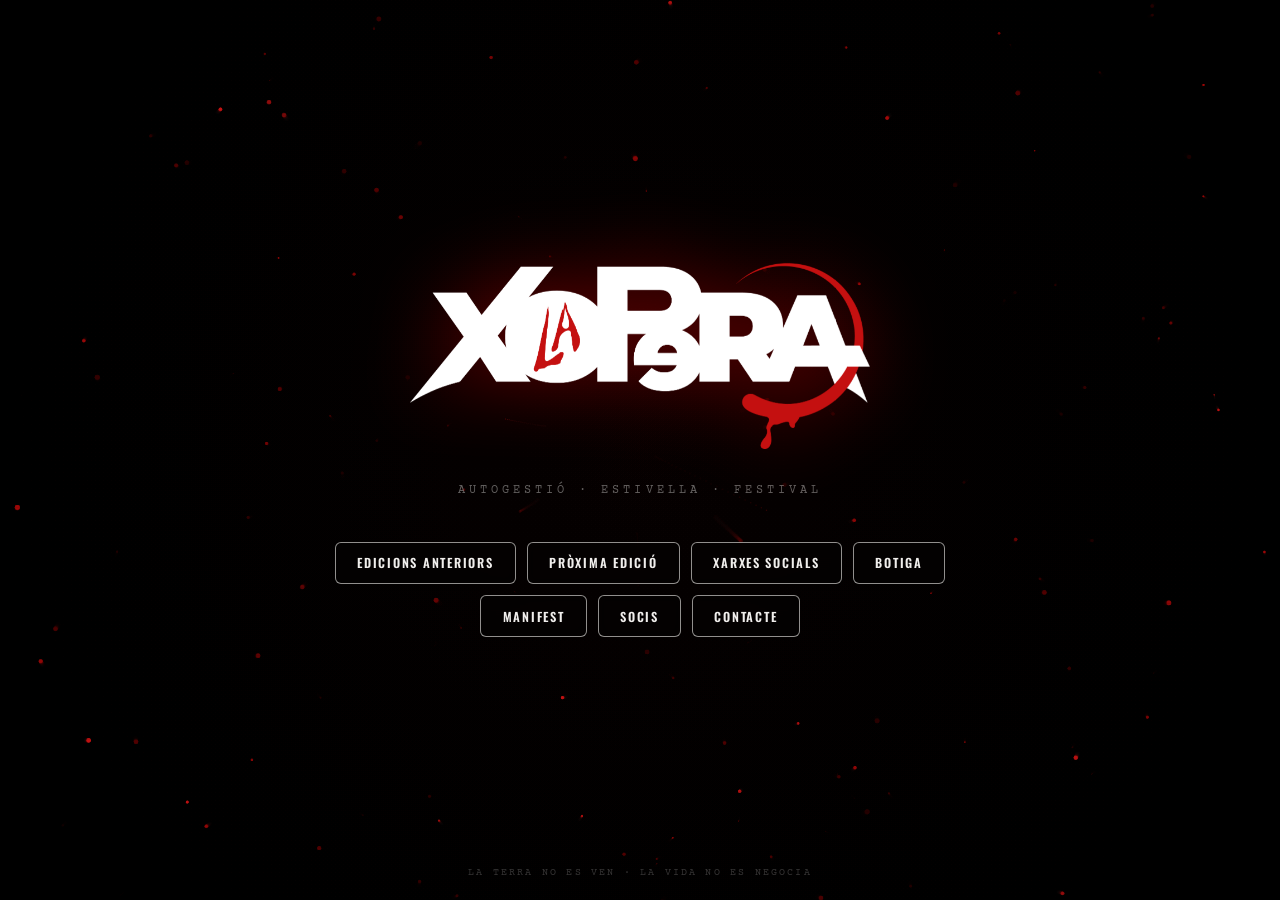
<file: web/index.html>
<!DOCTYPE html>
<html lang="ca">
<head>
  <meta charset="UTF-8">
  <meta name="viewport" content="width=device-width, initial-scale=1.0">
  <title>La Xopera Festival</title>
  <link rel="preconnect" href="https://fonts.googleapis.com">
  <link rel="preconnect" href="https://fonts.gstatic.com" crossorigin>
  <link href="https://fonts.googleapis.com/css2?family=Oswald:wght@400;600;700&family=Courier+Prime:wght@400;700&display=swap" rel="stylesheet">
  <style>
    :root {
      --red: #cc0000;
      --red-bright: #e82222;
      --white: #f0eeec;
      --bg: #060404;
    }
    *, *::before, *::after { box-sizing: border-box; margin: 0; padding: 0; }
    html, body { height: 100%; overflow: hidden; }

    body {
      background: var(--bg);
      opacity: 0;
      transition: opacity 0.5s ease;
      font-family: 'Courier Prime', monospace;
    }
    body.loaded { opacity: 1; }

    #bg-canvas {
      position: fixed;
      inset: 0;
      z-index: 0;
      display: block;
    }

    .scanlines {
      position: fixed;
      inset: 0;
      z-index: 1;
      pointer-events: none;
      background: repeating-linear-gradient(
        to bottom,
        transparent 0px, transparent 3px,
        rgba(0,0,0,0.07) 3px, rgba(0,0,0,0.07) 4px
      );
    }

    .home-wrap {
      position: relative;
      z-index: 2;
      display: flex;
      flex-direction: column;
      align-items: center;
      justify-content: center;
      height: 100vh;
      padding: 2rem;
      text-align: center;
      gap: 0;
    }

    .home-logo {
      width: min(460px, 80vw);
      margin-bottom: 2.2rem;
      filter: drop-shadow(0 0 40px rgba(200,0,0,0.45));
      animation: logoPulse 5s ease-in-out infinite;
      will-change: filter;
    }

    @keyframes logoPulse {
      0%,100% { filter: drop-shadow(0 0 30px rgba(200,0,0,0.35)); }
      50%      { filter: drop-shadow(0 0 65px rgba(220,10,10,0.65)); }
    }

    .home-tagline {
      font-family: 'Courier Prime', monospace;
      font-size: 0.72rem;
      letter-spacing: 0.35em;
      text-transform: uppercase;
      color: rgba(240,238,236,0.4);
      margin-bottom: 2.8rem;
    }

    /* Botons nav */
    .nav-buttons {
      display: flex;
      flex-direction: column;
      gap: 0.65rem;
      align-items: center;
    }

    .nav-row {
      display: flex;
      gap: 0.65rem;
      justify-content: center;
      flex-wrap: wrap;
    }

    .nav-btn {
      font-family: 'Oswald', sans-serif;
      font-size: 0.78rem;
      font-weight: 600;
      letter-spacing: 0.14em;
      text-transform: uppercase;
      text-decoration: none;
      color: var(--white);
      border: 1.5px solid rgba(240,238,236,0.6);
      border-radius: 6px;
      padding: 0.68rem 1.35rem;
      background: rgba(6,4,4,0.35);
      backdrop-filter: blur(6px);
      -webkit-backdrop-filter: blur(6px);
      transition: background 0.2s ease, color 0.2s ease, border-color 0.2s ease;
      white-space: nowrap;
      cursor: pointer;
    }

    .nav-btn:hover {
      background: var(--white);
      color: #060404;
      border-color: var(--white);
    }

    .footer-tag {
      position: fixed;
      bottom: 1.4rem;
      left: 50%;
      transform: translateX(-50%);
      font-family: 'Courier Prime', monospace;
      font-size: 0.62rem;
      letter-spacing: 0.22em;
      color: rgba(240,238,236,0.22);
      z-index: 2;
      text-transform: uppercase;
      white-space: nowrap;
    }
  </style>
</head>
<body>
  <canvas id="bg-canvas"></canvas>
  <div class="scanlines"></div>

  <main class="home-wrap">
    <img src="assets/logo-white-red.png" alt="La Xopera Festival" class="home-logo" id="main-logo">
    <p class="home-tagline">Autogestió · Estivella · Festival</p>

    <nav class="nav-buttons">
      <div class="nav-row">
        <a href="edicions-anteriors.html" class="nav-btn">Edicions Anteriors</a>
        <a href="proxima-edicio.html"     class="nav-btn">Pròxima Edició</a>
        <a href="xarxes-socials.html"     class="nav-btn">Xarxes Socials</a>
        <a href="marxandising.html"       class="nav-btn">Botiga</a>
      </div>
      <div class="nav-row">
        <a href="manifest.html"           class="nav-btn">Manifest</a>
        <a href="socis.html"              class="nav-btn">Socis</a>
        <a href="contacte.html"           class="nav-btn">Contacte</a>
      </div>
    </nav>
  </main>

  <p class="footer-tag">La terra no es ven · La vida no es negocia</p>

  <script>
  (function(){
    /* ── Canvas setup ── */
    const canvas = document.getElementById('bg-canvas');
    const ctx    = canvas.getContext('2d');
    let W, H;
    const mouse  = { x: 0, y: 0, on: false };

    function resize() {
      W = canvas.width  = window.innerWidth;
      H = canvas.height = window.innerHeight;
      mouse.x = W / 2;
      mouse.y = H / 2;
    }
    resize();
    window.addEventListener('resize', resize);
    window.addEventListener('mousemove', e => { mouse.x = e.clientX; mouse.y = e.clientY; mouse.on = true; });

    /* ── Particles ── */
    const REDS = [
      [55,0,0], [90,0,0], [130,5,5], [175,10,10], [210,20,20], [40,0,0]
    ];
    const N = 150;
    const ps = [];

    function mkP() {
      const c = REDS[Math.floor(Math.random() * REDS.length)];
      return {
        x:  Math.random() * (W||800),
        y:  Math.random() * (H||600),
        vx: (Math.random() - 0.5) * 0.5,
        vy: (Math.random() - 0.5) * 0.5,
        r:  Math.random() * 2.2 + 0.3,
        a:  Math.random() * 0.65 + 0.1,
        ad: Math.random() * 0.0025 + 0.001,
        c:  c,
      };
    }

    for (let i = 0; i < N; i++) ps.push(mkP());

    /* ── Glitch state ── */
    let glitchCd = 220, glitch = null;

    /* ── Render loop ── */
    function draw() {
      /* Trail */
      ctx.fillStyle = 'rgba(6,4,4,0.13)';
      ctx.fillRect(0, 0, W, H);

      /* Centre glow */
      const cg = ctx.createRadialGradient(W*.5, H*.5, 0, W*.5, H*.5, Math.max(W,H)*.55);
      cg.addColorStop(0, 'rgba(22,2,2,0.09)');
      cg.addColorStop(1, 'rgba(0,0,0,0)');
      ctx.fillStyle = cg;
      ctx.fillRect(0, 0, W, H);

      /* Mouse aura */
      if (mouse.on) {
        const mg = ctx.createRadialGradient(mouse.x, mouse.y, 0, mouse.x, mouse.y, 140);
        mg.addColorStop(0, 'rgba(190,0,0,0.13)');
        mg.addColorStop(1, 'rgba(0,0,0,0)');
        ctx.fillStyle = mg;
        ctx.fillRect(0, 0, W, H);

        /* Streaks */
        if (Math.random() < 0.045) {
          ctx.beginPath();
          ctx.moveTo(mouse.x + (Math.random()-.5)*90, mouse.y + (Math.random()-.5)*90);
          ctx.lineTo(mouse.x + (Math.random()-.5)*200, mouse.y + (Math.random()-.5)*200);
          ctx.strokeStyle = `rgba(180,0,0,${(Math.random()*.2+.04).toFixed(2)})`;
          ctx.lineWidth = Math.random() * 1.5 + .2;
          ctx.stroke();
        }
      }

      /* Particles */
      for (const p of ps) {
        const dx = p.x - mouse.x, dy = p.y - mouse.y;
        const d2 = dx*dx + dy*dy;
        if (d2 < 18000) {
          const d = Math.sqrt(d2);
          const f = (135 - d) / 135 * .7;
          p.vx += (dx/d)*f; p.vy += (dy/d)*f;
        }
        p.vx *= .97; p.vy *= .97;
        p.x += p.vx; p.y += p.vy;
        p.a -= p.ad;
        if (p.a <= 0 || p.x < -4 || p.x > W+4 || p.y < -4 || p.y > H+4) {
          Object.assign(p, mkP());
          p.x = Math.random() * W;
          p.y = Math.random() * H;
          p.a = Math.random() * .55 + .2;
        }
        const [r,g,b] = p.c;
        ctx.beginPath();
        ctx.arc(p.x, p.y, p.r, 0, Math.PI*2);
        ctx.fillStyle = `rgba(${r},${g},${b},${p.a.toFixed(2)})`;
        ctx.fill();
      }

      /* Glitch */
      glitchCd--;
      if (!glitch && glitchCd <= 0 && Math.random() < .025) {
        glitch = {
          lines: Array.from({length: 5}, () => ({
            y: (Math.random()*H)|0,
            h: (Math.random()*9+2)|0,
            dx: ((Math.random()-.5)*28)|0
          })),
          life: 10
        };
        glitchCd = 180 + Math.random()*100;
      }
      if (glitch) {
        for (const l of glitch.lines) {
          try {
            const d = ctx.getImageData(0, l.y, W, l.h);
            ctx.putImageData(d, l.dx, l.y);
          } catch(e){}
        }
        if (--glitch.life <= 0) glitch = null;
      }

      requestAnimationFrame(draw);
    }
    draw();

    /* ── Logo micro-glitch ── */
    const logo = document.getElementById('main-logo');
    function logoGlitch() {
      logo.style.transform = `translate(${(Math.random()-.5)*5}px,${(Math.random()-.5)*3}px) skewX(${(Math.random()-.5)*2}deg)`;
      setTimeout(() => { logo.style.transform = ''; }, 100 + Math.random()*80);
      setTimeout(logoGlitch, 3500 + Math.random()*4000);
    }
    setTimeout(logoGlitch, 3000);

    /* ── Transicions de pàgina ── */
    document.querySelectorAll('.nav-btn').forEach(btn => {
      btn.addEventListener('click', function(e){
        e.preventDefault();
        const dest = this.getAttribute('href');
        document.body.style.transition = 'opacity .28s ease';
        document.body.style.opacity = '0';
        setTimeout(() => { location.href = dest; }, 300);
      });
    });

    /* ── Fade in ── */
    requestAnimationFrame(() => setTimeout(() => document.body.classList.add('loaded'), 30));
  })();
  </script>
</body>
</html>
</file>
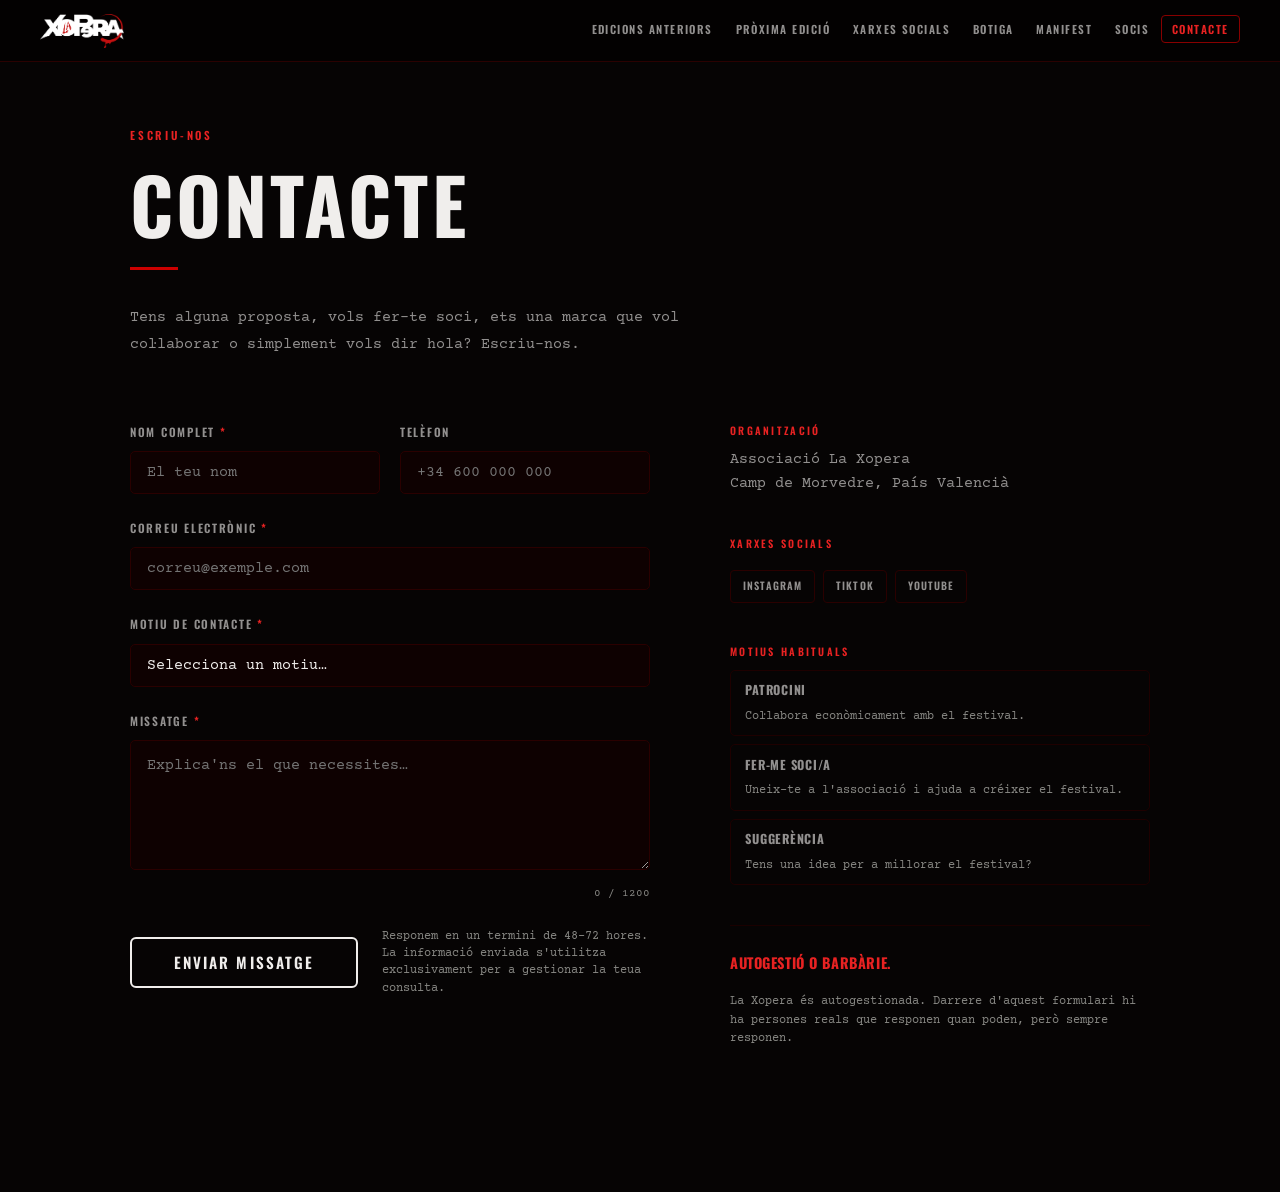
<file: web/contacte.html>
<!DOCTYPE html>
<html lang="ca">
<head>
  <meta charset="UTF-8">
  <meta name="viewport" content="width=device-width, initial-scale=1.0">
  <title>Contacte — La Xopera Festival</title>
  <link rel="preconnect" href="https://fonts.googleapis.com">
  <link rel="preconnect" href="https://fonts.gstatic.com" crossorigin>
  <link href="https://fonts.googleapis.com/css2?family=Oswald:wght@300;400;600;700&family=Courier+Prime:ital,wght@0,400;0,700;1,400&display=swap" rel="stylesheet">
  <link rel="stylesheet" href="css/main.css">
  <style>
    .contact-layout {
      display: grid;
      grid-template-columns: 1fr 420px;
      gap: 5rem;
      align-items: start;
    }

    /* ── Sidebar info ── */
    .contact-sidebar {
      position: sticky;
      top: calc(var(--nav-h) + 2rem);
    }

    .contact-info-block {
      margin-bottom: 2.5rem;
    }

    .cib-label {
      font-family: 'Oswald', sans-serif;
      font-size: 0.65rem;
      font-weight: 600;
      letter-spacing: 0.22em;
      text-transform: uppercase;
      color: var(--red-bright);
      display: block;
      margin-bottom: 0.5rem;
    }

    .cib-val {
      font-family: 'Courier Prime', monospace;
      font-size: 0.92rem;
      color: var(--white-dim);
      line-height: 1.6;
    }

    .cib-val a {
      color: var(--white);
      text-decoration: none;
      transition: color 0.15s;
    }
    .cib-val a:hover { color: var(--red-bright); }

    /* Socials mini */
    .mini-socials {
      display: flex;
      gap: 0.5rem;
      margin-top: 1rem;
    }
    .ms-btn {
      font-family: 'Oswald', sans-serif;
      font-size: 0.65rem;
      font-weight: 600;
      letter-spacing: 0.1em;
      text-transform: uppercase;
      padding: 0.4rem 0.75rem;
      border: 1px solid #2a0000;
      border-radius: 4px;
      color: var(--white-dim);
      text-decoration: none;
      transition: border-color 0.18s, color 0.18s;
    }
    .ms-btn:hover { border-color: var(--red-dark); color: var(--white); }

    /* ── Formulari ── */
    .contact-form-wrap {}

    .form-row {
      display: grid;
      grid-template-columns: 1fr 1fr;
      gap: 1.25rem;
    }

    .form-submit-row {
      display: flex;
      align-items: center;
      gap: 1.5rem;
      margin-top: 0.5rem;
      flex-wrap: wrap;
    }

    .form-note {
      font-family: 'Courier Prime', monospace;
      font-size: 0.72rem;
      color: var(--gray);
      line-height: 1.5;
      flex: 1;
      min-width: 200px;
    }

    /* ── Success state ── */
    .form-success {
      display: none;
      text-align: center;
      padding: 4rem 2rem;
      border: 1px solid var(--red-deep);
      border-radius: 10px;
      background: var(--bg-2);
    }

    .fs-icon {
      font-size: 3rem;
      margin-bottom: 1.2rem;
      display: block;
    }

    .fs-title {
      font-family: 'Oswald', sans-serif;
      font-size: 1.6rem;
      font-weight: 700;
      text-transform: uppercase;
      letter-spacing: 0.06em;
      margin-bottom: 0.75rem;
    }

    .fs-text {
      font-family: 'Courier Prime', monospace;
      font-size: 0.88rem;
      color: var(--white-dim);
      max-width: 380px;
      margin: 0 auto 2rem;
      line-height: 1.6;
    }

    /* Required asterisk */
    .req { color: var(--red-bright); }

    /* Input states */
    .form-input.error,
    .form-select.error,
    .form-textarea.error {
      border-color: var(--red-bright);
    }
    .field-error {
      font-family: 'Courier Prime', monospace;
      font-size: 0.72rem;
      color: var(--red-bright);
      margin-top: 0.3rem;
      display: none;
    }
    .field-error.show { display: block; }

    /* Char counter */
    .char-counter {
      font-family: 'Courier Prime', monospace;
      font-size: 0.68rem;
      color: var(--gray);
      text-align: right;
      margin-top: 0.25rem;
    }

    @media (max-width: 960px) {
      .contact-layout {
        grid-template-columns: 1fr;
        gap: 3rem;
      }
      .contact-sidebar { position: static; }
    }

    @media (max-width: 600px) {
      .form-row { grid-template-columns: 1fr; }
    }
  </style>
</head>
<body>
  <div class="page-wrap">

    <!-- Header -->
    <div class="reveal" style="margin-bottom:4rem;">
      <span style="font-family:'Oswald',sans-serif;font-size:.7rem;font-weight:600;letter-spacing:.25em;text-transform:uppercase;color:var(--red-bright);display:block;margin-bottom:1rem;">Escriu-nos</span>
      <h1>Contacte</h1>
      <div class="divider"></div>
      <p style="color:var(--white-dim);max-width:580px;font-size:.92rem;">Tens alguna proposta, vols fer-te soci, ets una marca que vol col·laborar o simplement vols dir hola? Escriu-nos.</p>
    </div>

    <div class="contact-layout">

      <!-- ── FORMULARI ── -->
      <div class="contact-form-wrap reveal">

        <div id="contact-form-container">
          <form id="contact-form" novalidate>

            <div class="form-row">
              <div class="form-group">
                <label class="form-label" for="nom">Nom complet <span class="req">*</span></label>
                <input type="text" id="nom" name="nom" class="form-input" placeholder="El teu nom" autocomplete="name" required>
                <div class="field-error" id="err-nom">El nom és obligatori.</div>
              </div>
              <div class="form-group">
                <label class="form-label" for="telefon">Telèfon</label>
                <input type="tel" id="telefon" name="telefon" class="form-input" placeholder="+34 600 000 000" autocomplete="tel">
              </div>
            </div>

            <div class="form-group">
              <label class="form-label" for="correu">Correu electrònic <span class="req">*</span></label>
              <input type="email" id="correu" name="correu" class="form-input" placeholder="correu@exemple.com" autocomplete="email" required>
              <div class="field-error" id="err-correu">Introdueix un correu vàlid.</div>
            </div>

            <div class="form-group">
              <label class="form-label" for="motiu">Motiu de contacte <span class="req">*</span></label>
              <select id="motiu" name="motiu" class="form-select" required>
                <option value="" disabled selected>Selecciona un motiu…</option>
                <option value="patrocini">Patrocini</option>
                <option value="suggerencia">Suggerència</option>
                <option value="soci">Vull fer-me soci</option>
                <option value="marxandising">Marxandising</option>
                <option value="altre">Altre motiu</option>
              </select>
              <div class="field-error" id="err-motiu">Selecciona un motiu.</div>
            </div>

            <div class="form-group">
              <label class="form-label" for="missatge">Missatge <span class="req">*</span></label>
              <textarea id="missatge" name="missatge" class="form-textarea" placeholder="Explica'ns el que necessites…" maxlength="1200" required></textarea>
              <div class="char-counter"><span id="char-count">0</span> / 1200</div>
              <div class="field-error" id="err-missatge">El missatge és obligatori.</div>
            </div>

            <div class="form-submit-row">
              <button type="submit" class="btn btn-lg" id="submit-btn">Enviar Missatge</button>
              <p class="form-note">Responem en un termini de 48–72 hores. La informació enviada s'utilitza exclusivament per a gestionar la teua consulta.</p>
            </div>

          </form>
        </div>

        <!-- Success -->
        <div class="form-success" id="form-success">
          <span class="fs-icon">✓</span>
          <div class="fs-title">Missatge enviat</div>
          <p class="fs-text">Hem rebut el teu missatge. T'escrivim prompte, normalment en 48–72 hores.</p>
          <a href="index.html" class="btn">Tornar a l'inici</a>
        </div>

      </div>

      <!-- ── SIDEBAR ── -->
      <aside class="contact-sidebar reveal d2">

        <div class="contact-info-block">
          <span class="cib-label">Organització</span>
          <div class="cib-val">Associació La Xopera<br>Camp de Morvedre, País Valencià</div>
        </div>

        <div class="contact-info-block">
          <span class="cib-label">Xarxes Socials</span>
          <div class="mini-socials">
            <a href="https://www.instagram.com/xopera.festival/" target="_blank" class="ms-btn">Instagram</a>
            <a href="https://www.tiktok.com/@xopera.festival" target="_blank" class="ms-btn">TikTok</a>
            <a href="https://www.youtube.com/@xoperafestival" target="_blank" class="ms-btn">YouTube</a>
          </div>
        </div>

        <div class="contact-info-block">
          <span class="cib-label">Motius habituals</span>
          <div class="cib-val" style="font-size:.82rem;display:flex;flex-direction:column;gap:.5rem;margin-top:.25rem;">
            <div style="border:1px solid #1e0000;border-radius:5px;padding:.6rem .9rem;cursor:pointer;transition:border-color .15s;"
                 onmouseover="this.style.borderColor='var(--red-dark)'" onmouseout="this.style.borderColor='#1e0000'"
                 onclick="document.getElementById('motiu').value='patrocini'">
              <strong style="font-family:'Oswald',sans-serif;font-size:.78rem;text-transform:uppercase;letter-spacing:.06em;">Patrocini</strong>
              <p style="color:var(--gray);font-size:.75rem;margin:0;margin-top:.2rem;">Col·labora econòmicament amb el festival.</p>
            </div>
            <div style="border:1px solid #1e0000;border-radius:5px;padding:.6rem .9rem;cursor:pointer;transition:border-color .15s;"
                 onmouseover="this.style.borderColor='var(--red-dark)'" onmouseout="this.style.borderColor='#1e0000'"
                 onclick="document.getElementById('motiu').value='soci'">
              <strong style="font-family:'Oswald',sans-serif;font-size:.78rem;text-transform:uppercase;letter-spacing:.06em;">Fer-me Soci/a</strong>
              <p style="color:var(--gray);font-size:.75rem;margin:0;margin-top:.2rem;">Uneix-te a l'associació i ajuda a créixer el festival.</p>
            </div>
            <div style="border:1px solid #1e0000;border-radius:5px;padding:.6rem .9rem;cursor:pointer;transition:border-color .15s;"
                 onmouseover="this.style.borderColor='var(--red-dark)'" onmouseout="this.style.borderColor='#1e0000'"
                 onclick="document.getElementById('motiu').value='suggerencia'">
              <strong style="font-family:'Oswald',sans-serif;font-size:.78rem;text-transform:uppercase;letter-spacing:.06em;">Suggerència</strong>
              <p style="color:var(--gray);font-size:.75rem;margin:0;margin-top:.2rem;">Tens una idea per a millorar el festival?</p>
            </div>
          </div>
        </div>

        <div style="border-top:1px solid #1a0000;padding-top:1.5rem;margin-top:0.5rem;">
          <p style="font-family:'Oswald',sans-serif;font-size:.9rem;font-weight:700;text-transform:uppercase;letter-spacing:.04em;color:var(--red-bright);">Autogestió o Barbàrie.</p>
          <p style="font-family:'Courier Prime',monospace;font-size:.78rem;color:var(--gray);margin-top:.4rem;line-height:1.5;">La Xopera és autogestionada. Darrere d'aquest formulari hi ha persones reals que responen quan poden, però sempre responen.</p>
        </div>

      </aside>

    </div><!-- /contact-layout -->

  </div><!-- /page-wrap -->

  <script src="js/nav.js"></script>
  <script>
    /* ── Char counter ── */
    const missatge = document.getElementById('missatge');
    const counter  = document.getElementById('char-count');
    missatge.addEventListener('input', () => { counter.textContent = missatge.value.length; });

    /* ── Pre-fill from URL params ── */
    const params = new URLSearchParams(location.search);
    const motivParam = params.get('motiu');
    if (motivParam) {
      const sel = document.getElementById('motiu');
      for (const opt of sel.options) {
        if (opt.value === motivParam) { sel.value = motivParam; break; }
      }
    }
    const producte = params.get('producte');
    if (producte) {
      missatge.value = `Vull encarregar: ${producte}\n\nTalla / quantitat: \nAltra informació: `;
      counter.textContent = missatge.value.length;
    }

    /* ── Validació i submit ── */
    const form    = document.getElementById('contact-form');
    const success = document.getElementById('form-success');
    const fwrap   = document.getElementById('contact-form-container');

    function showErr(id, show) {
      document.getElementById(id).classList.toggle('show', show);
    }

    function validateEmail(v) {
      return /^[^\s@]+@[^\s@]+\.[^\s@]+$/.test(v);
    }

    form.addEventListener('submit', function(e) {
      e.preventDefault();

      const nom     = document.getElementById('nom');
      const correu  = document.getElementById('correu');
      const motiu   = document.getElementById('motiu');
      const msg     = document.getElementById('missatge');

      let ok = true;

      const nomOk = nom.value.trim().length > 1;
      nom.classList.toggle('error', !nomOk);
      showErr('err-nom', !nomOk);
      if (!nomOk) ok = false;

      const correuOk = validateEmail(correu.value.trim());
      correu.classList.toggle('error', !correuOk);
      showErr('err-correu', !correuOk);
      if (!correuOk) ok = false;

      const motiuOk = motiu.value !== '';
      motiu.classList.toggle('error', !motiuOk);
      showErr('err-motiu', !motiuOk);
      if (!motiuOk) ok = false;

      const msgOk = msg.value.trim().length > 5;
      msg.classList.toggle('error', !msgOk);
      showErr('err-missatge', !msgOk);
      if (!msgOk) ok = false;

      if (!ok) return;

      /* Simula enviament */
      const btn = document.getElementById('submit-btn');
      btn.textContent = 'Enviant…';
      btn.disabled = true;

      setTimeout(() => {
        fwrap.style.display  = 'none';
        success.style.display = 'block';
      }, 900);
    });

    /* Clear errors on input */
    ['nom','correu','motiu','missatge'].forEach(id => {
      document.getElementById(id).addEventListener('input', () => {
        document.getElementById(id).classList.remove('error');
        const errEl = document.getElementById('err-' + id);
        if (errEl) errEl.classList.remove('show');
      });
    });
  </script>
</body>
</html>
</file>
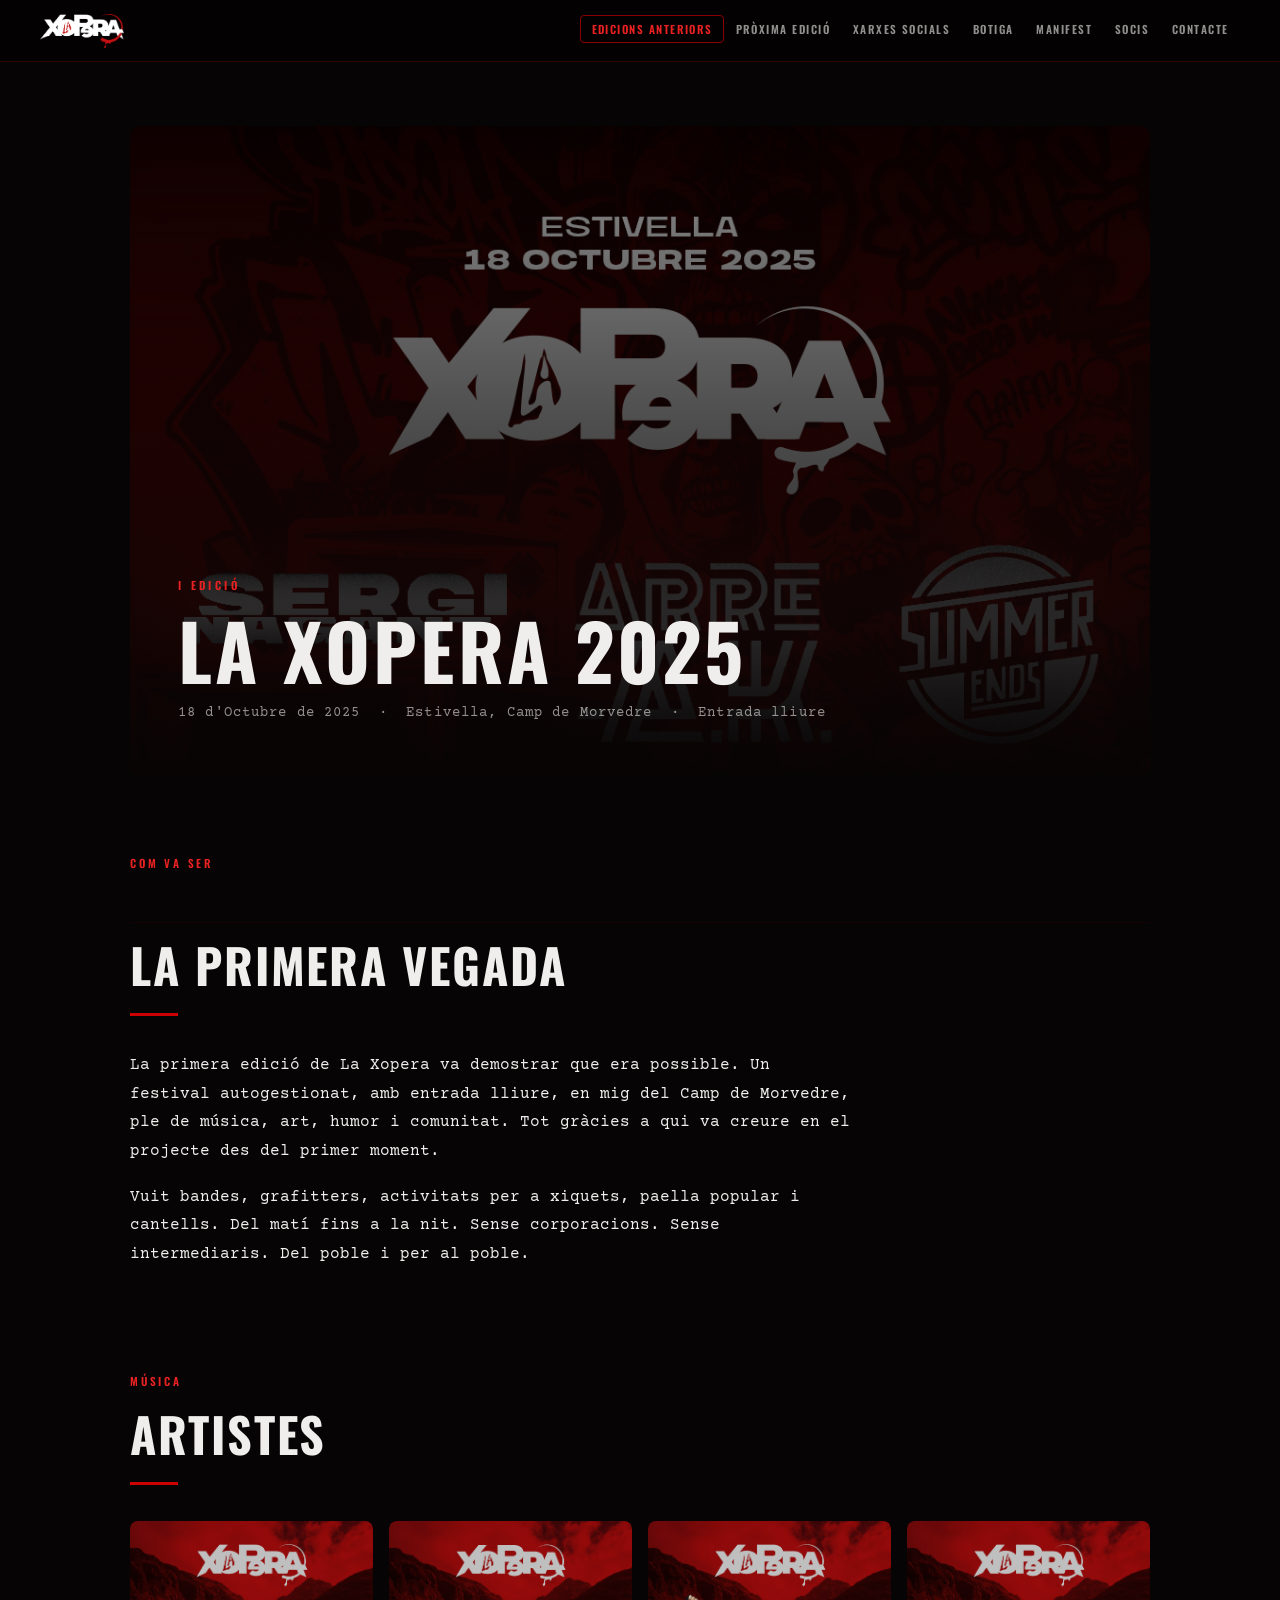
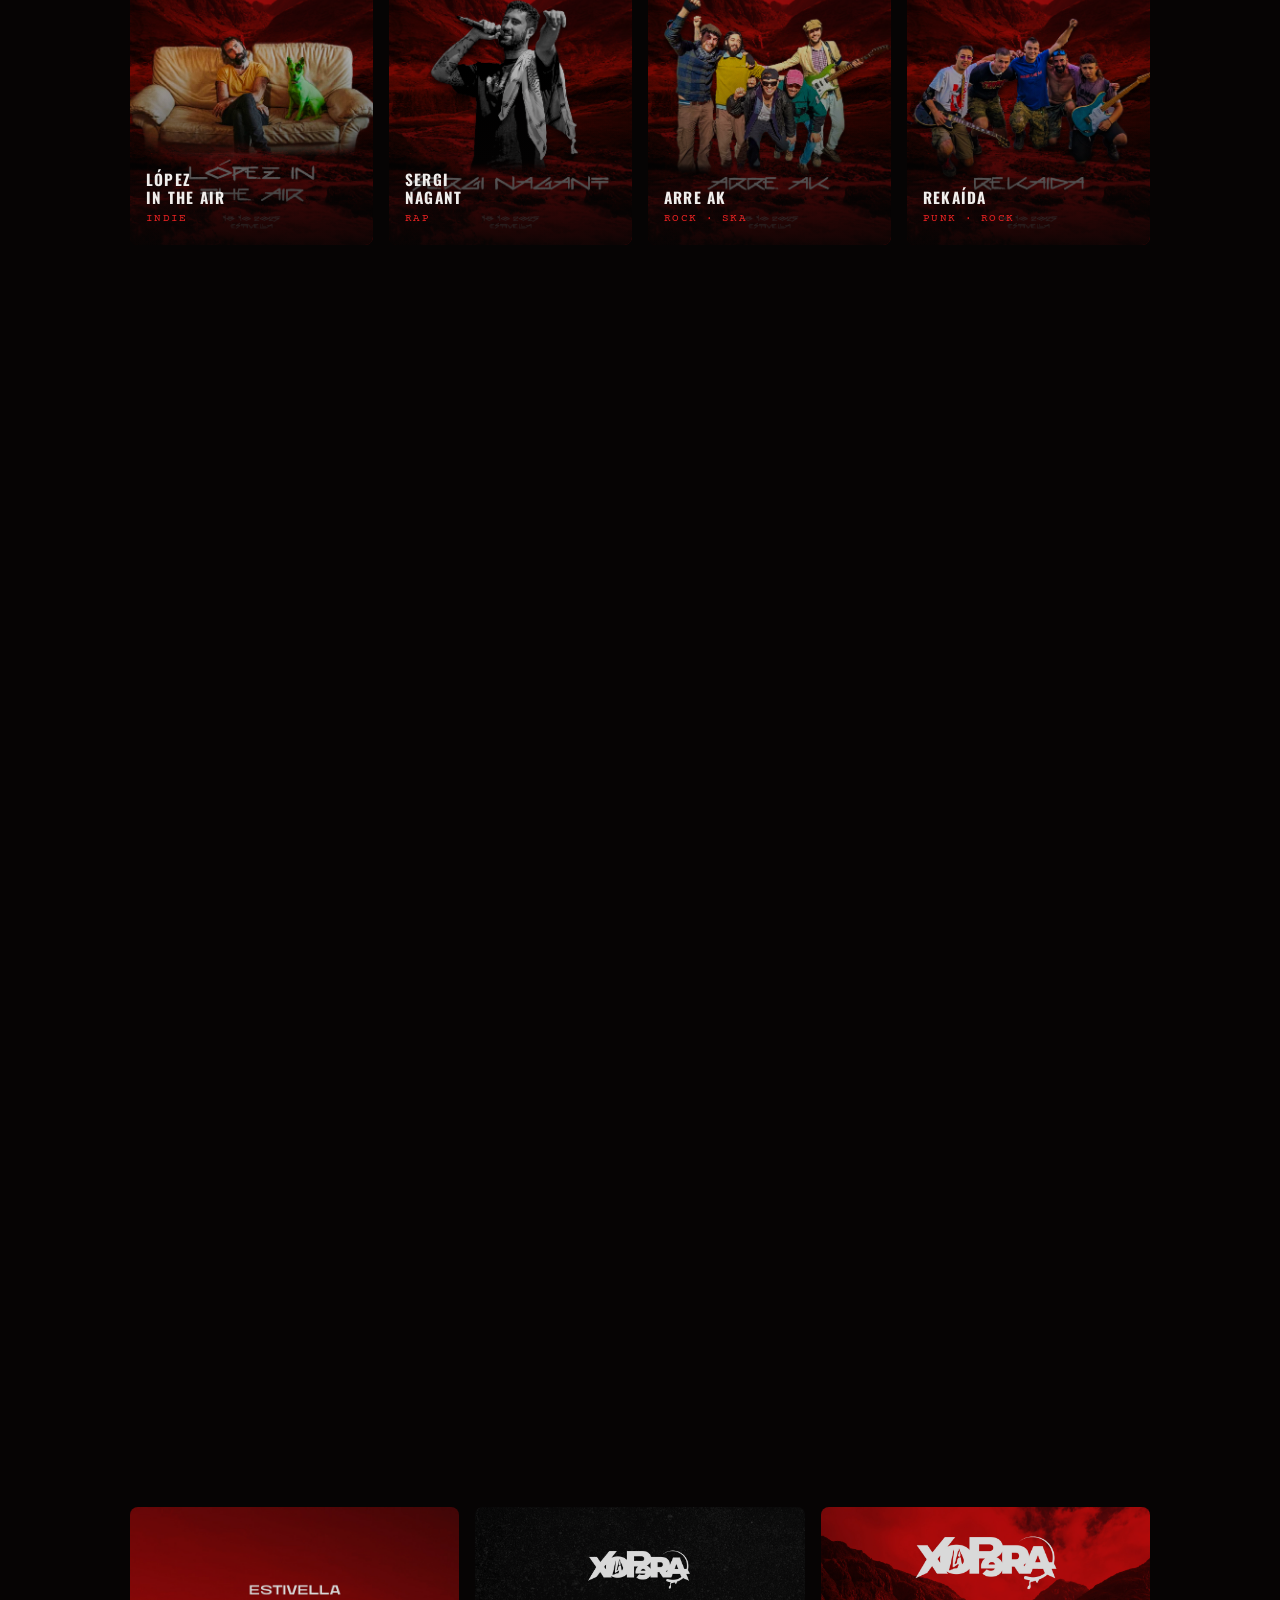
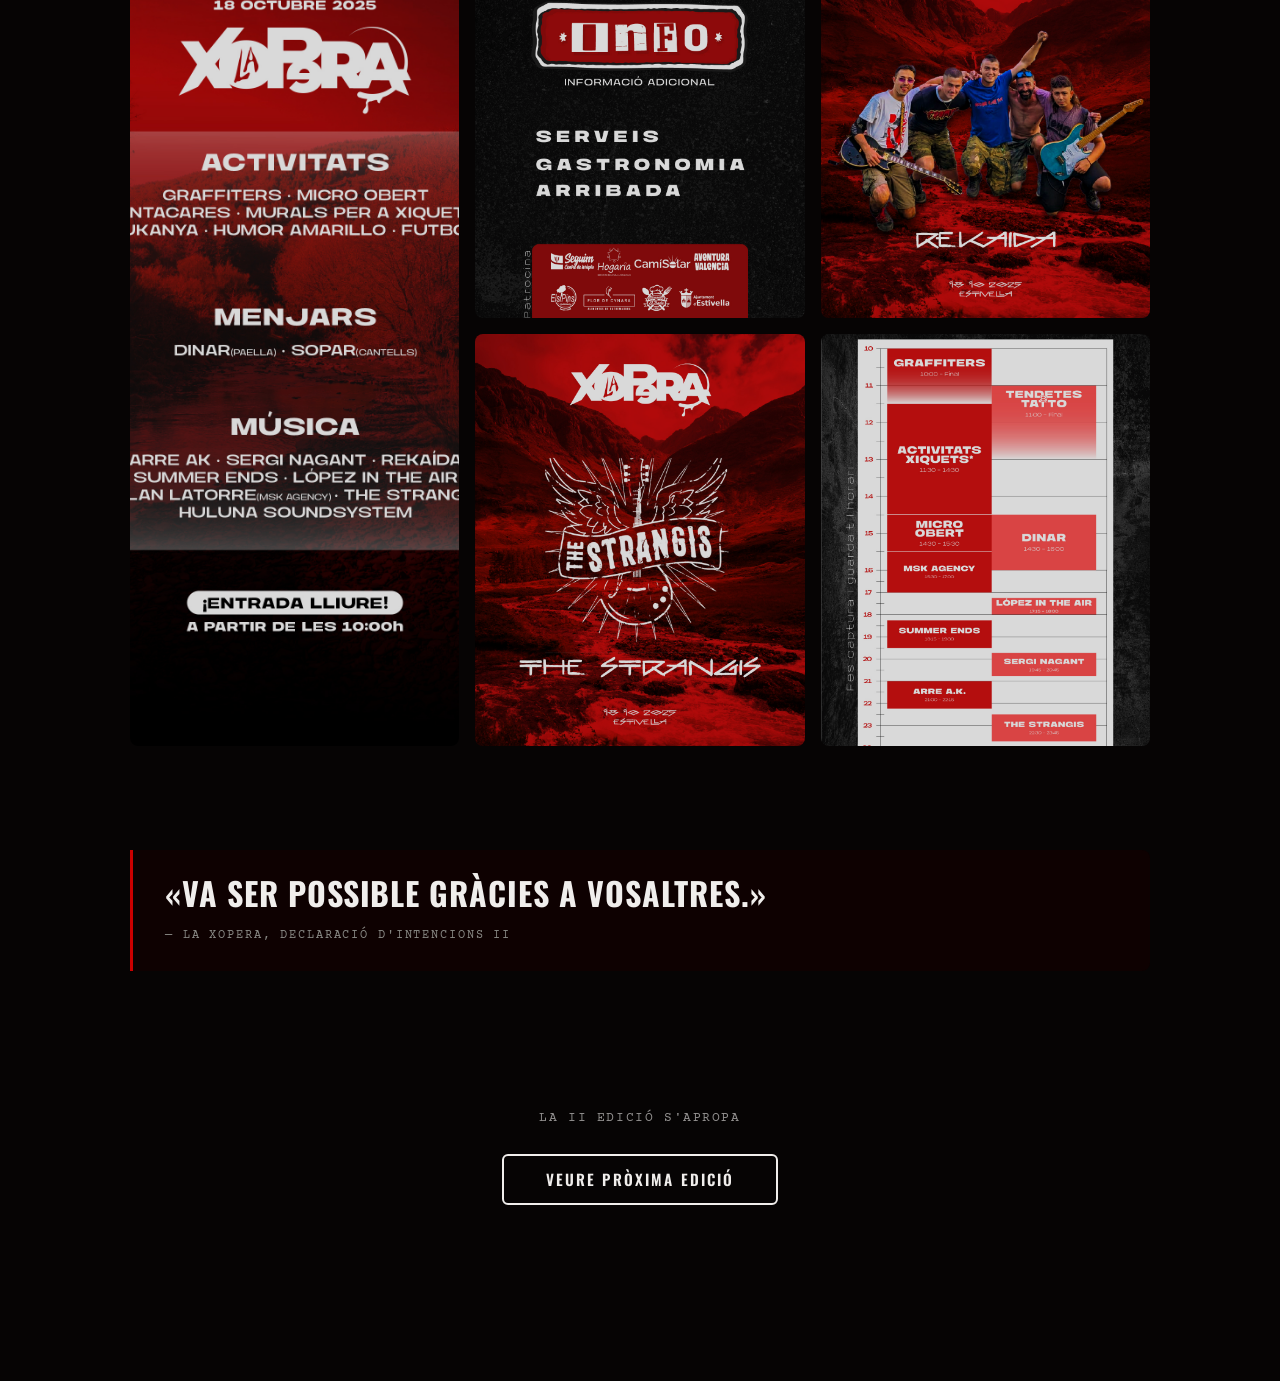
<file: web/edicions-anteriors.html>
<!DOCTYPE html>
<html lang="ca">
<head>
  <meta charset="UTF-8">
  <meta name="viewport" content="width=device-width, initial-scale=1.0">
  <title>Edicions Anteriors — La Xopera Festival</title>
  <link rel="preconnect" href="https://fonts.googleapis.com">
  <link rel="preconnect" href="https://fonts.gstatic.com" crossorigin>
  <link href="https://fonts.googleapis.com/css2?family=Oswald:wght@300;400;600;700&family=Courier+Prime:ital,wght@0,400;0,700;1,400&display=swap" rel="stylesheet">
  <link rel="stylesheet" href="css/main.css">
  <style>
    /* ── Hero edició ── */
    .edition-hero {
      position: relative;
      min-height: 72vh;
      display: flex;
      align-items: flex-end;
      overflow: hidden;
      border-radius: 10px;
      margin-bottom: 5rem;
    }
    .edition-hero img.bg {
      position: absolute;
      inset: 0;
      width: 100%;
      height: 100%;
      object-fit: cover;
      object-position: center top;
      filter: saturate(1.1) brightness(0.55);
    }
    .edition-hero .overlay {
      position: absolute;
      inset: 0;
      background: linear-gradient(to top, rgba(6,4,4,0.96) 0%, rgba(6,4,4,0.45) 55%, transparent 100%);
    }
    .edition-hero .hero-content {
      position: relative;
      z-index: 2;
      padding: 3rem;
    }
    .edition-hero .edition-num {
      font-family: 'Oswald', sans-serif;
      font-size: 0.7rem;
      font-weight: 600;
      letter-spacing: 0.3em;
      text-transform: uppercase;
      color: var(--red-bright);
      margin-bottom: 0.75rem;
      display: block;
    }
    .edition-hero h1 { margin-bottom: 0.6rem; }
    .edition-hero .meta {
      font-family: 'Courier Prime', monospace;
      font-size: 0.88rem;
      color: rgba(240,238,236,0.6);
      letter-spacing: 0.08em;
    }

    /* ── Artistes ── */
    .artist-grid {
      display: grid;
      grid-template-columns: repeat(4, 1fr);
      gap: 1rem;
    }
    .artist-card {
      position: relative;
      border-radius: 8px;
      overflow: hidden;
      aspect-ratio: 3/4;
      cursor: default;
    }
    .artist-card img {
      width: 100%;
      height: 100%;
      object-fit: cover;
      filter: saturate(1.05) brightness(0.75);
      transition: filter 0.35s ease, transform 0.35s ease;
    }
    .artist-card:hover img {
      filter: saturate(1.2) brightness(0.9);
      transform: scale(1.04);
    }
    .artist-card .ac-overlay {
      position: absolute;
      inset: 0;
      background: linear-gradient(to top, rgba(6,4,4,0.9) 0%, transparent 55%);
      display: flex;
      align-items: flex-end;
      padding: 1rem;
    }
    .artist-card .ac-name {
      font-family: 'Oswald', sans-serif;
      font-size: 0.95rem;
      font-weight: 700;
      text-transform: uppercase;
      letter-spacing: 0.08em;
      line-height: 1.15;
    }
    .artist-card .ac-genre {
      font-size: 0.68rem;
      font-family: 'Courier Prime', monospace;
      color: var(--red-bright);
      text-transform: uppercase;
      letter-spacing: 0.12em;
      margin-top: 0.2rem;
    }
    /* Placeholder artista sense imatge */
    .artist-ph {
      background: var(--bg-2);
      border: 1px solid #1a0000;
      border-radius: 8px;
      aspect-ratio: 3/4;
      display: flex;
      flex-direction: column;
      align-items: center;
      justify-content: center;
      padding: 1rem;
      text-align: center;
      gap: 0.5rem;
    }
    .artist-ph .ph-icon {
      width: 48px;
      height: 48px;
      border: 2px solid var(--red-deep);
      border-radius: 50%;
      display: flex;
      align-items: center;
      justify-content: center;
      color: var(--red-dark);
      font-size: 1.4rem;
    }
    .artist-ph .ph-name {
      font-family: 'Oswald', sans-serif;
      font-size: 0.88rem;
      font-weight: 700;
      text-transform: uppercase;
      letter-spacing: 0.08em;
    }
    .artist-ph .ph-genre {
      font-size: 0.65rem;
      color: var(--red-bright);
      font-family: 'Courier Prime', monospace;
      text-transform: uppercase;
      letter-spacing: 0.12em;
    }

    /* ── Activitats ── */
    .activitat-tag {
      display: inline-block;
      font-family: 'Oswald', sans-serif;
      font-size: 0.78rem;
      font-weight: 600;
      letter-spacing: 0.1em;
      text-transform: uppercase;
      border: 1px solid #2a0000;
      border-radius: 4px;
      padding: 0.45rem 0.9rem;
      color: var(--white-dim);
      margin: 0.3rem;
      transition: border-color 0.2s, color 0.2s;
    }
    .activitat-tag:hover {
      border-color: var(--red-dark);
      color: var(--white);
    }

    /* ── Galeria ── */
    .gallery-grid {
      display: grid;
      grid-template-columns: repeat(3, 1fr);
      gap: 1rem;
    }
    .gallery-item {
      border-radius: 8px;
      overflow: hidden;
      aspect-ratio: 4/5;
    }
    .gallery-item img {
      width: 100%;
      height: 100%;
      object-fit: cover;
      filter: brightness(0.85) saturate(1.1);
      transition: filter 0.3s;
    }
    .gallery-item:hover img { filter: brightness(1) saturate(1.3); }
    .gallery-item.tall { grid-row: span 2; aspect-ratio: auto; }

    /* ── Menjar ── */
    .menjar-list {
      display: flex;
      gap: 1.5rem;
      flex-wrap: wrap;
    }
    .menjar-item {
      flex: 1;
      min-width: 200px;
      background: var(--bg-2);
      border: 1px solid #1a0000;
      border-radius: 8px;
      padding: 1.5rem 2rem;
      text-align: center;
    }
    .menjar-item .mi-label {
      font-family: 'Oswald', sans-serif;
      font-size: 0.65rem;
      font-weight: 600;
      letter-spacing: 0.22em;
      text-transform: uppercase;
      color: var(--red-bright);
      margin-bottom: 0.35rem;
    }
    .menjar-item .mi-name {
      font-family: 'Oswald', sans-serif;
      font-size: 1.5rem;
      font-weight: 700;
      text-transform: uppercase;
    }

    /* ── Quote ── */
    .quote-block {
      border-left: 3px solid var(--red);
      padding: 1.5rem 2rem;
      background: var(--bg-2);
      border-radius: 0 8px 8px 0;
    }
    .quote-block blockquote {
      font-family: 'Oswald', sans-serif;
      font-size: clamp(1.3rem, 2.5vw, 2rem);
      font-weight: 700;
      text-transform: uppercase;
      line-height: 1.2;
      letter-spacing: 0.03em;
      color: var(--white);
    }
    .quote-block cite {
      display: block;
      font-family: 'Courier Prime', monospace;
      font-size: 0.78rem;
      color: var(--gray);
      margin-top: 0.75rem;
      font-style: normal;
      text-transform: uppercase;
      letter-spacing: 0.15em;
    }

    @media (max-width: 960px) {
      .artist-grid { grid-template-columns: repeat(3, 1fr); }
    }
    @media (max-width: 680px) {
      .artist-grid { grid-template-columns: repeat(2, 1fr); }
      .gallery-grid { grid-template-columns: repeat(2, 1fr); }
      .edition-hero .hero-content { padding: 1.75rem; }
    }
    @media (max-width: 480px) {
      .artist-grid { grid-template-columns: repeat(2, 1fr); }
    }
  </style>
</head>
<body>
  <div class="page-wrap">

    <!-- ── HERO ── -->
    <div class="edition-hero reveal">
      <img src="assets/cartel-grupos.jpg" alt="Cartell I Edició" class="bg">
      <div class="overlay"></div>
      <div class="hero-content">
        <span class="edition-num">I Edició</span>
        <h1>La Xopera 2025</h1>
        <p class="meta">18 d'Octubre de 2025 &nbsp;·&nbsp; Estivella, Camp de Morvedre &nbsp;·&nbsp; Entrada lliure</p>
      </div>
    </div>

    <!-- ── INTRO ── -->
    <div class="section">
      <div class="reveal">
        <span class="page-hero label" style="font-family:'Oswald',sans-serif;font-size:.7rem;font-weight:600;letter-spacing:.25em;text-transform:uppercase;color:var(--red-bright);display:block;margin-bottom:1rem;">Com va ser</span>
        <h2>La primera vegada</h2>
        <div class="divider"></div>
      </div>
      <div class="reveal" style="max-width:720px;">
        <p>La primera edició de La Xopera va demostrar que era possible. Un festival autogestionat, amb entrada lliure, en mig del Camp de Morvedre, ple de música, art, humor i comunitat. Tot gràcies a qui va creure en el projecte des del primer moment.</p>
        <p>Vuit bandes, grafitters, activitats per a xiquets, paella popular i cantells. Del matí fins a la nit. Sense corporacions. Sense intermediaris. Del poble i per al poble.</p>
      </div>
    </div>

    <!-- ── ARTISTES ── -->
    <div class="section">
      <div class="reveal">
        <span style="font-family:'Oswald',sans-serif;font-size:.7rem;font-weight:600;letter-spacing:.25em;text-transform:uppercase;color:var(--red-bright);display:block;margin-bottom:1rem;">Música</span>
        <h2>Artistes</h2>
        <div class="divider"></div>
      </div>
      <div class="artist-grid">
        <div class="artist-card reveal d1">
          <img src="assets/cartel-lopezintheair.jpg" alt="López in the Air">
          <div class="ac-overlay"><div><div class="ac-name">López<br>in the Air</div><div class="ac-genre">Indie</div></div></div>
        </div>
        <div class="artist-card reveal d2">
          <img src="assets/cartel-serginagant.jpg" alt="Sergi Nagant">
          <div class="ac-overlay"><div><div class="ac-name">Sergi<br>Nagant</div><div class="ac-genre">Rap</div></div></div>
        </div>
        <div class="artist-card reveal d3">
          <img src="assets/cartel-arreak.jpg" alt="Arre AK">
          <div class="ac-overlay"><div><div class="ac-name">Arre AK</div><div class="ac-genre">Rock · Ska</div></div></div>
        </div>
        <div class="artist-card reveal d4">
          <img src="assets/cartel-rekaida.jpg" alt="Rekaída">
          <div class="ac-overlay"><div><div class="ac-name">Rekaída</div><div class="ac-genre">Punk · Rock</div></div></div>
        </div>
        <div class="artist-card reveal d1">
          <img src="assets/cartel-summerends.jpg" alt="Summer Ends">
          <div class="ac-overlay"><div><div class="ac-name">Summer Ends</div><div class="ac-genre">Rock</div></div></div>
        </div>
        <div class="artist-card reveal d2">
          <img src="assets/cartel-thestrangis.jpg" alt="The Strangis">
          <div class="ac-overlay"><div><div class="ac-name">The Strangis</div><div class="ac-genre">Rock</div></div></div>
        </div>
        <div class="artist-card reveal d3">
          <img src="assets/cartel-huluna.jpg" alt="Huluna Soundsystem">
          <div class="ac-overlay"><div><div class="ac-name">Huluna<br>Soundsystem</div><div class="ac-genre">Reggae · DNB</div></div></div>
        </div>
        <div class="artist-card reveal d4">
          <img src="assets/cartel-mskagency.jpg" alt="MSK Agency">
          <div class="ac-overlay"><div><div class="ac-name">MSK Agency</div><div class="ac-genre">Freestyle · Rap</div></div></div>
        </div>
      </div>
    </div>

    <!-- ── ACTIVITATS ── -->
    <div class="section">
      <div class="reveal">
        <span style="font-family:'Oswald',sans-serif;font-size:.7rem;font-weight:600;letter-spacing:.25em;text-transform:uppercase;color:var(--red-bright);display:block;margin-bottom:1rem;">Més que música</span>
        <h2>Activitats</h2>
        <div class="divider"></div>
      </div>
      <div class="reveal" style="margin-bottom:2rem;">
        <span class="activitat-tag">Graffiters</span>
        <span class="activitat-tag">Micro Obert</span>
        <span class="activitat-tag">Música en Viu</span>
        <span class="activitat-tag">Activitats per a Xiquets</span>
        <span class="activitat-tag">Humor Amarillo</span>
        <span class="activitat-tag">Futbolí</span>
      </div>
    </div>

    <!-- ── MENJARS ── -->
    <div class="section">
      <div class="reveal">
        <span style="font-family:'Oswald',sans-serif;font-size:.7rem;font-weight:600;letter-spacing:.25em;text-transform:uppercase;color:var(--red-bright);display:block;margin-bottom:1rem;">Gastronomia Popular</span>
        <h2>Menjars</h2>
        <div class="divider"></div>
      </div>
      <div class="menjar-list reveal">
        <div class="menjar-item">
          <div class="mi-label">Esmorzar</div>
          <div class="mi-name">Embutits Extremenys</div>
        </div>
        <div class="menjar-item">
          <div class="mi-label">Dinar</div>
          <div class="mi-name">Paella</div>
        </div>
        <div class="menjar-item">
          <div class="mi-label">Sopar</div>
          <div class="mi-name">Cantells</div>
        </div>
      </div>
    </div>

    <!-- ── GALERIA ── -->
    <div class="section">
      <div class="reveal">
        <span style="font-family:'Oswald',sans-serif;font-size:.7rem;font-weight:600;letter-spacing:.25em;text-transform:uppercase;color:var(--red-bright);display:block;margin-bottom:1rem;">Imatges</span>
        <h2>Galeria</h2>
        <div class="divider"></div>
      </div>
      <div class="gallery-grid reveal">
        <div class="gallery-item tall">
          <img src="assets/cartel-info.jpg" alt="Informació I Edició">
        </div>
        <div class="gallery-item">
          <img src="assets/portada-info.jpg" alt="Portada info">
        </div>
        <div class="gallery-item">
          <img src="assets/artista-5.jpg" alt="Artista">
        </div>
        <div class="gallery-item">
          <img src="assets/artista-6.jpg" alt="Artista">
        </div>
        <div class="gallery-item">
          <img src="assets/horario.jpg" alt="Horari">
        </div>
      </div>
    </div>

    <!-- ── QUOTE ── -->
    <div class="section reveal">
      <div class="quote-block">
        <blockquote>«Va ser possible gràcies a vosaltres.»</blockquote>
        <cite>— La Xopera, Declaració d'Intencions II</cite>
      </div>
    </div>

    <!-- ── CTA ── -->
    <div class="reveal" style="text-align:center; padding:2rem 0;">
      <p style="font-family:'Courier Prime',monospace;font-size:.82rem;color:var(--white-dim);letter-spacing:.12em;text-transform:uppercase;margin-bottom:1.5rem;">La II Edició s'apropa</p>
      <a href="proxima-edicio.html" class="btn btn-lg">Veure Pròxima Edició</a>
    </div>

  </div><!-- /page-wrap -->

  <script src="js/nav.js"></script>
</body>
</html>
</file>
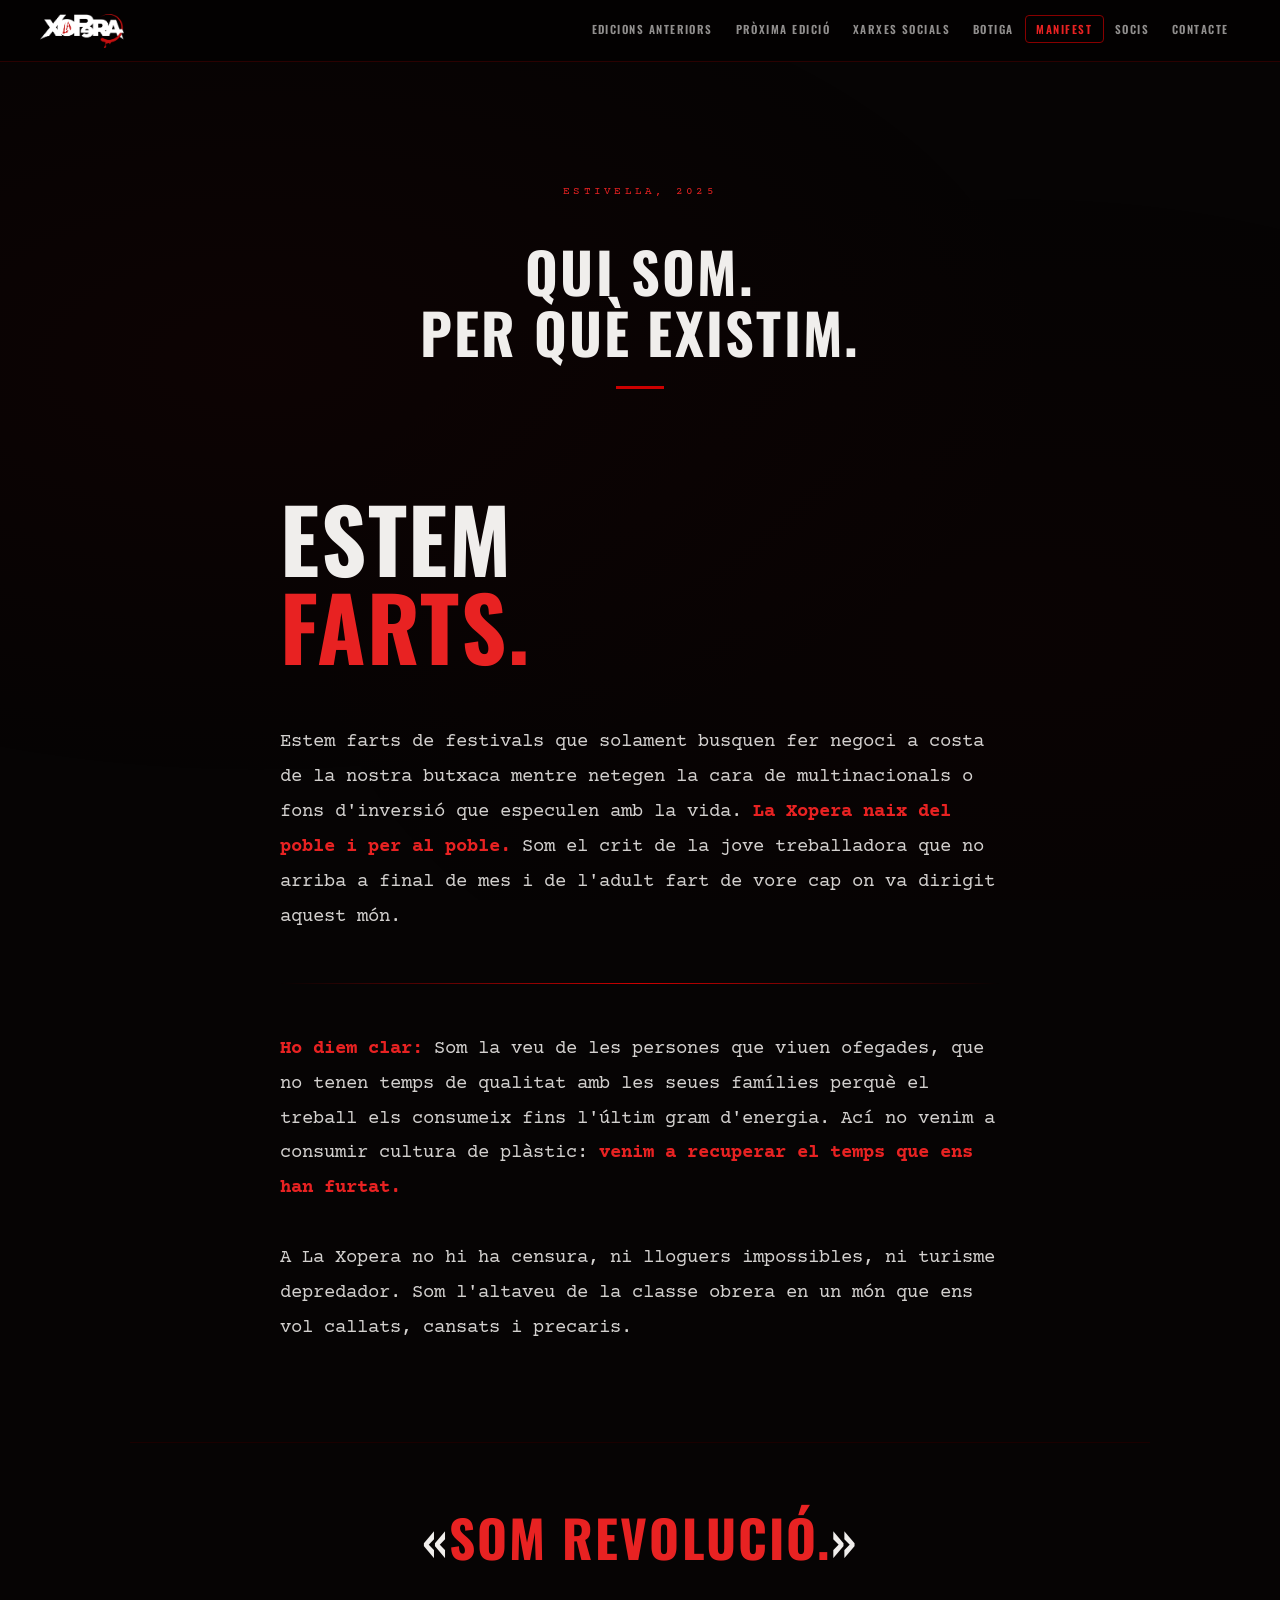
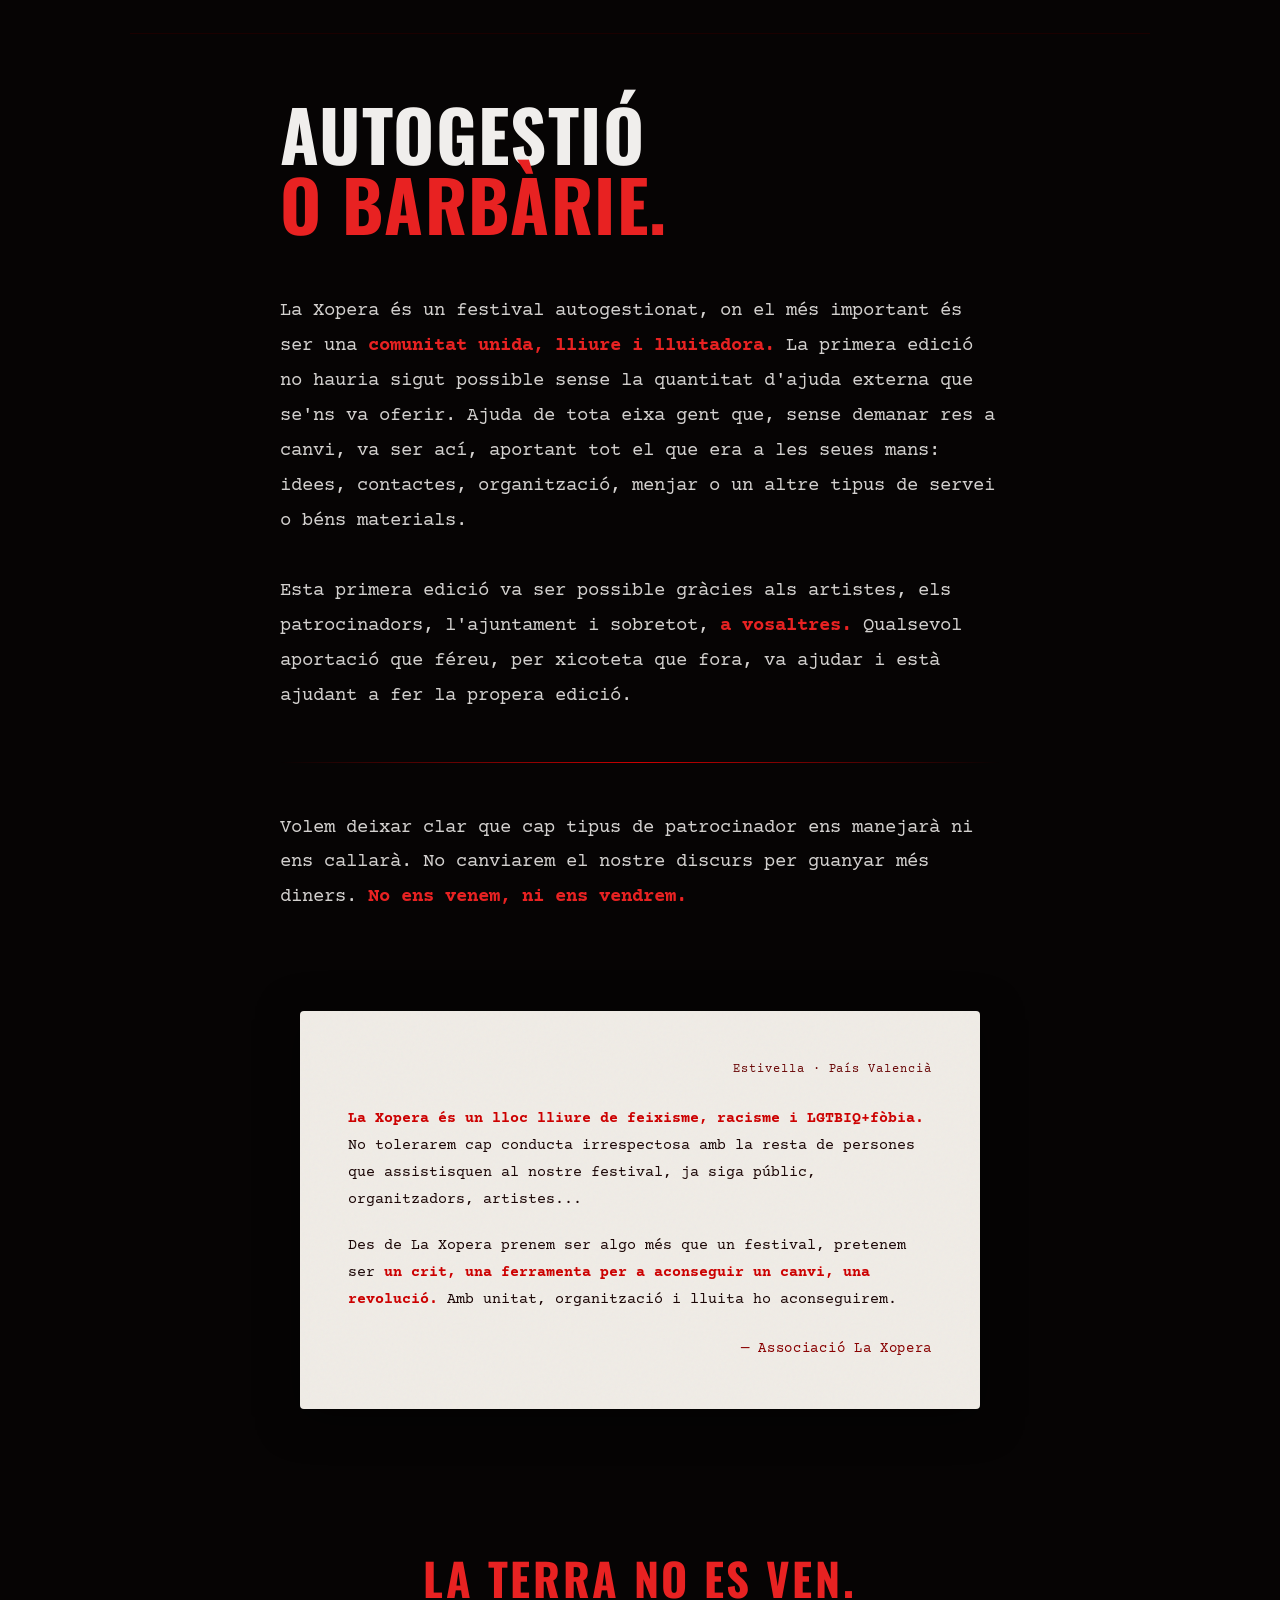
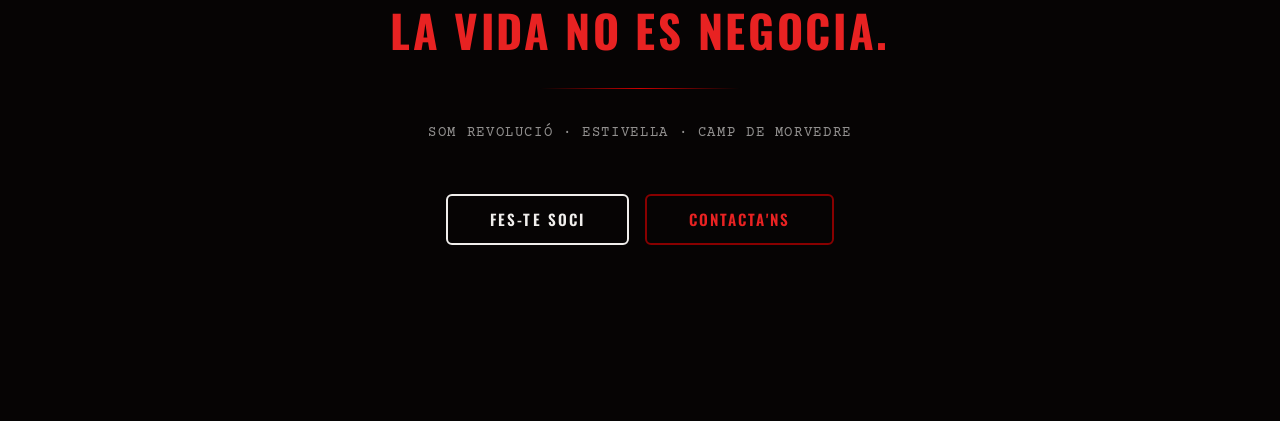
<file: web/manifest.html>
<!DOCTYPE html>
<html lang="ca">
<head>
  <meta charset="UTF-8">
  <meta name="viewport" content="width=device-width, initial-scale=1.0">
  <title>Manifest — La Xopera Festival</title>
  <link rel="preconnect" href="https://fonts.googleapis.com">
  <link rel="preconnect" href="https://fonts.gstatic.com" crossorigin>
  <link href="https://fonts.googleapis.com/css2?family=Oswald:wght@300;400;600;700&family=Courier+Prime:ital,wght@0,400;0,700;1,400&display=swap" rel="stylesheet">
  <link rel="stylesheet" href="css/main.css">
  <style>
    /* Fons lleuger amb textura */
    body::before {
      content: '';
      position: fixed;
      inset: 0;
      background:
        radial-gradient(ellipse at 20% 40%, rgba(100,0,0,0.08) 0%, transparent 55%),
        radial-gradient(ellipse at 80% 70%, rgba(80,0,0,0.06) 0%, transparent 50%);
      pointer-events: none;
      z-index: 0;
    }

    .page-wrap { position: relative; z-index: 1; }

    /* ── Intro ── */
    .manifest-intro {
      text-align: center;
      padding: 3.5rem 0 5rem;
      max-width: 600px;
      margin: 0 auto;
    }

    /* ── Blocs de text ── */
    .manifest-block {
      max-width: 720px;
      margin: 0 auto 6rem;
    }

    .manifest-label {
      font-family: 'Courier Prime', monospace;
      font-size: 0.68rem;
      letter-spacing: 0.3em;
      text-transform: uppercase;
      color: var(--red-bright);
      display: block;
      margin-bottom: 2.5rem;
    }

    .manifest-title {
      font-family: 'Oswald', sans-serif;
      font-size: clamp(2.8rem, 7vw, 5.5rem);
      font-weight: 700;
      text-transform: uppercase;
      letter-spacing: 0.02em;
      line-height: 1.0;
      margin-bottom: 3.5rem;
      color: var(--white);
    }

    .manifest-title span { color: var(--red-bright); }

    /* Paràgrafs del manifest */
    .manifest-p {
      font-family: 'Courier Prime', monospace;
      font-size: clamp(1rem, 1.8vw, 1.18rem);
      line-height: 1.85;
      color: rgba(240,238,236,0.88);
      margin-bottom: 2.2rem;
    }

    .manifest-p .red-text {
      color: var(--red-bright);
      font-weight: 700;
    }

    /* Separadors */
    .manifest-sep {
      text-align: center;
      margin: 3.5rem 0;
      color: var(--red-dark);
      font-family: 'Oswald', sans-serif;
      font-size: 1.2rem;
      letter-spacing: 0.4em;
    }

    /* Cita gran */
    .big-quote {
      padding: 4rem 0;
      text-align: center;
      border-top: 1px solid #1a0000;
      border-bottom: 1px solid #1a0000;
      margin: 4rem 0;
    }

    .big-quote .bq-text {
      font-family: 'Oswald', sans-serif;
      font-size: clamp(1.6rem, 4vw, 3.2rem);
      font-weight: 700;
      text-transform: uppercase;
      letter-spacing: 0.04em;
      line-height: 1.2;
      color: var(--white);
      max-width: 800px;
      margin: 0 auto;
    }

    .big-quote .bq-text em {
      color: var(--red-bright);
      font-style: normal;
    }

    /* Cita en paper (estil la declaració) */
    .paper-quote {
      background: #f0ece6;
      color: #1a0000;
      border-radius: 4px;
      padding: 3rem;
      margin: 4rem auto;
      max-width: 680px;
      position: relative;
      box-shadow: 0 8px 40px rgba(0,0,0,0.5);
    }

    .paper-quote::before {
      content: '';
      position: absolute;
      inset: 0;
      background: url("data:image/svg+xml,%3Csvg viewBox='0 0 200 200' xmlns='http://www.w3.org/2000/svg'%3E%3Cfilter id='n'%3E%3CfeTurbulence type='fractalNoise' baseFrequency='0.65' numOctaves='3' stitchTiles='stitch'/%3E%3C/filter%3E%3Crect width='100%25' height='100%25' filter='url(%23n)' opacity='0.04'/%3E%3C/svg%3E");
      border-radius: 4px;
      pointer-events: none;
    }

    .paper-quote .pq-place {
      font-family: 'Courier Prime', monospace;
      font-size: 0.75rem;
      letter-spacing: 0.08em;
      color: #660000;
      text-align: right;
      margin-bottom: 1.5rem;
    }

    .paper-quote p {
      font-family: 'Courier Prime', monospace;
      font-size: 0.95rem;
      line-height: 1.78;
      color: #1a0505;
      position: relative;
    }

    .paper-quote .highlight {
      color: #cc0000;
      font-weight: 700;
    }

    .paper-quote .big-highlight {
      font-size: 1.05rem;
      color: #cc0000;
      font-weight: 700;
      text-transform: uppercase;
    }

    /* Final */
    .manifest-end {
      text-align: center;
      padding: 5rem 0 2rem;
      max-width: 720px;
      margin: 0 auto;
    }

    .manifest-end .end-phrase {
      font-family: 'Oswald', sans-serif;
      font-size: clamp(1.4rem, 3.5vw, 2.8rem);
      font-weight: 700;
      text-transform: uppercase;
      letter-spacing: 0.06em;
      line-height: 1.15;
      color: var(--red-bright);
      margin-bottom: 1rem;
    }

    .manifest-end .end-sub {
      font-family: 'Courier Prime', monospace;
      font-size: 0.85rem;
      color: var(--white-dim);
      letter-spacing: 0.12em;
      text-transform: uppercase;
    }

    /* Línia decorativa */
    .red-rule {
      display: block;
      width: 100%;
      height: 1px;
      background: linear-gradient(90deg, transparent, var(--red), transparent);
      margin: 3rem 0;
    }
  </style>
</head>
<body>
  <div class="page-wrap">

    <!-- Intro -->
    <div class="manifest-intro reveal">
      <span class="manifest-label">Estivella, 2025</span>
      <h1 style="font-size:clamp(1.8rem,5vw,3.5rem);margin-bottom:1rem;">Qui Som.<br>Per Què Existim.</h1>
      <div class="divider" style="margin:1.5rem auto;"></div>
    </div>

    <!-- Primer bloc -->
    <div class="manifest-block">

      <div class="manifest-title reveal">
        Estem<br><span>Farts.</span>
      </div>

      <p class="manifest-p reveal">
        Estem farts de festivals que solament busquen fer negoci a costa de la nostra butxaca mentre netegen la cara de multinacionals o fons d'inversió que especulen amb la vida. <span class="red-text">La Xopera naix del poble i per al poble.</span> Som el crit de la jove treballadora que no arriba a final de mes i de l'adult fart de vore cap on va dirigit aquest món.
      </p>

      <span class="red-rule reveal"></span>

      <p class="manifest-p reveal">
        <span class="red-text">Ho diem clar:</span> Som la veu de les persones que viuen ofegades, que no tenen temps de qualitat amb les seues famílies perquè el treball els consumeix fins l'últim gram d'energia. Ací no venim a consumir cultura de plàstic: <span class="red-text">venim a recuperar el temps que ens han furtat.</span>
      </p>

      <p class="manifest-p reveal">
        A La Xopera no hi ha censura, ni lloguers impossibles, ni turisme depredador. Som l'altaveu de la classe obrera en un món que ens vol callats, cansats i precaris.
      </p>

    </div>

    <!-- Cita gran -->
    <div class="big-quote reveal">
      <div class="bq-text">
        «<em>Som Revolució.</em>»
      </div>
    </div>

    <!-- Segon bloc -->
    <div class="manifest-block">

      <div class="manifest-title reveal" style="font-size:clamp(2.2rem,5.5vw,4.5rem);">
        Autogestió<br><span>o Barbàrie.</span>
      </div>

      <p class="manifest-p reveal">
        La Xopera és un festival autogestionat, on el més important és ser una <span class="red-text">comunitat unida, lliure i lluitadora.</span> La primera edició no hauria sigut possible sense la quantitat d'ajuda externa que se'ns va oferir. Ajuda de tota eixa gent que, sense demanar res a canvi, va ser ací, aportant tot el que era a les seues mans: idees, contactes, organització, menjar o un altre tipus de servei o béns materials.
      </p>

      <p class="manifest-p reveal">
        Esta primera edició va ser possible gràcies als artistes, els patrocinadors, l'ajuntament i sobretot, <span class="red-text">a vosaltres.</span> Qualsevol aportació que féreu, per xicoteta que fora, va ajudar i està ajudant a fer la propera edició.
      </p>

      <span class="red-rule reveal"></span>

      <p class="manifest-p reveal">
        Volem deixar clar que cap tipus de patrocinador ens manejarà ni ens callarà. No canviarem el nostre discurs per guanyar més diners. <span class="red-text">No ens venem, ni ens vendrem.</span>
      </p>

    </div>

    <!-- Paper quote -->
    <div class="paper-quote reveal">
      <div class="pq-place">Estivella · País Valencià</div>
      <p><span class="highlight">La Xopera és un lloc lliure de feixisme, racisme i LGTBIQ+fòbia.</span> No tolerarem cap conducta irrespectosa amb la resta de persones que assistisquen al nostre festival, ja siga públic, organitzadors, artistes...</p>
      <p style="margin-top:1.2rem;">Des de La Xopera prenem ser algo més que un festival, pretenem ser <span class="highlight">un crit, una ferramenta per a aconseguir un canvi, una revolució.</span> Amb unitat, organització i lluita ho aconseguirem.</p>
      <p style="margin-top:1.5rem;font-size:.85rem;text-align:right;color:#880000;letter-spacing:.05em;">— Associació La Xopera</p>
    </div>

    <!-- Final -->
    <div class="manifest-end reveal">
      <div class="end-phrase">La terra no es ven.<br>La vida no es negocia.</div>
      <div class="red-rule" style="margin:2rem auto;max-width:200px;"></div>
      <p class="end-sub">Som Revolució · Estivella · Camp de Morvedre</p>
      <div style="margin-top:3rem; display:flex; gap:1rem; justify-content:center; flex-wrap:wrap;">
        <a href="socis.html" class="btn btn-lg">Fes-te Soci</a>
        <a href="contacte.html" class="btn btn-lg btn-red">Contacta'ns</a>
      </div>
    </div>

  </div><!-- /page-wrap -->

  <script src="js/nav.js"></script>
</body>
</html>
</file>
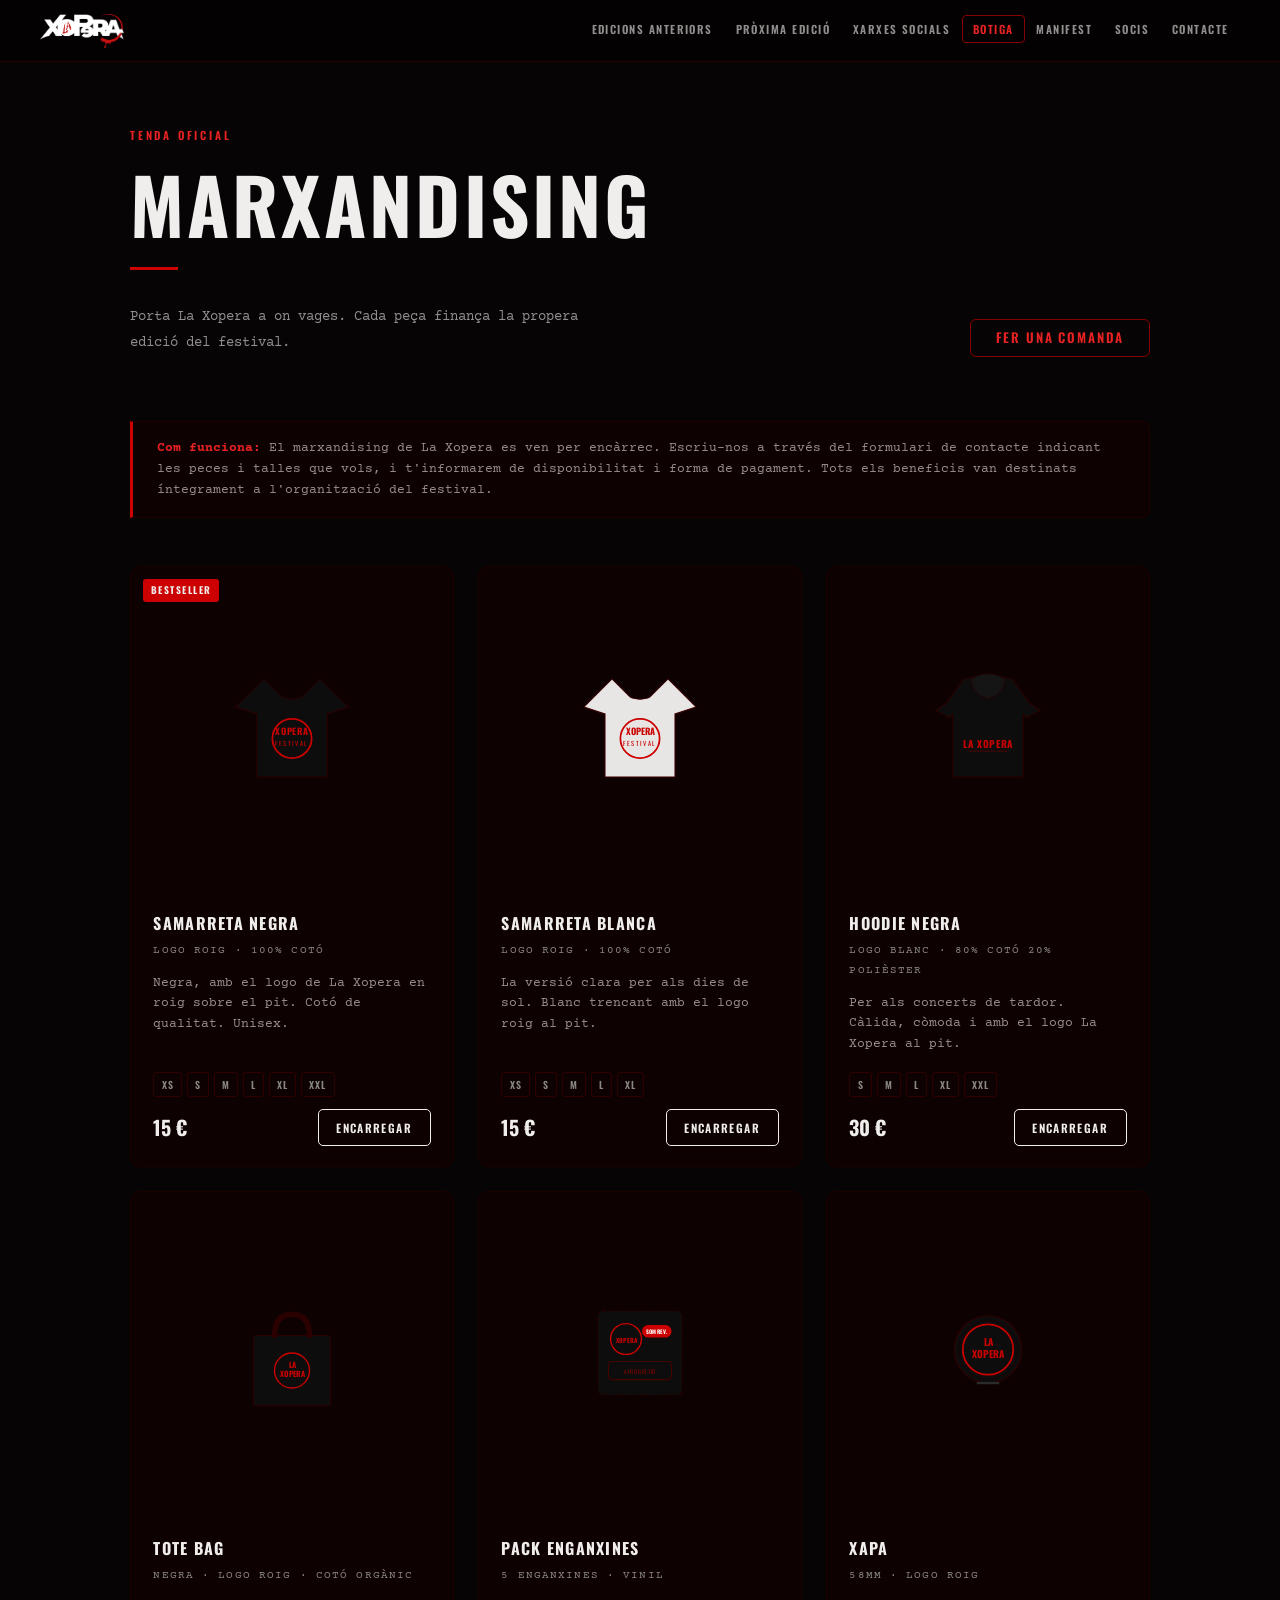
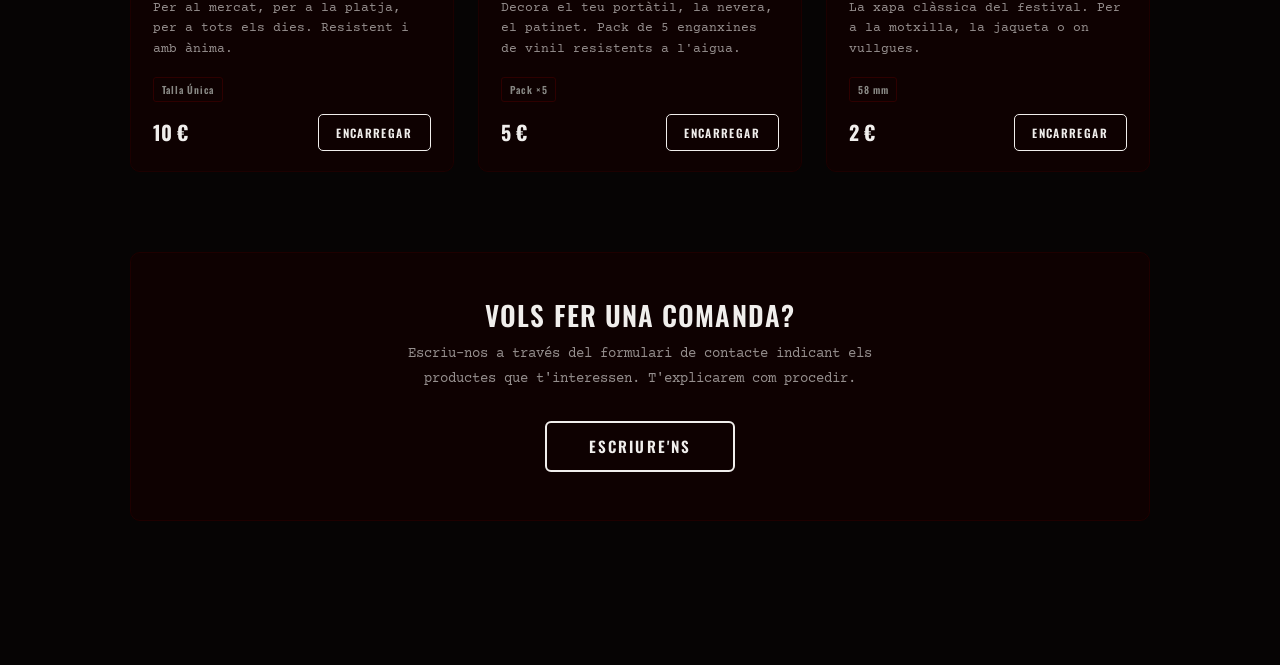
<file: web/marxandising.html>
<!DOCTYPE html>
<html lang="ca">
<head>
  <meta charset="UTF-8">
  <meta name="viewport" content="width=device-width, initial-scale=1.0">
  <title>Marxandising — La Xopera Festival</title>
  <link rel="preconnect" href="https://fonts.googleapis.com">
  <link rel="preconnect" href="https://fonts.gstatic.com" crossorigin>
  <link href="https://fonts.googleapis.com/css2?family=Oswald:wght@300;400;600;700&family=Courier+Prime:ital,wght@0,400;0,700;1,400&display=swap" rel="stylesheet">
  <link rel="stylesheet" href="css/main.css">
  <style>
    /* ── Header ── */
    .merch-header {
      display: flex;
      align-items: flex-end;
      justify-content: space-between;
      gap: 2rem;
      margin-bottom: 4rem;
      flex-wrap: wrap;
    }

    /* ── Banner nota ── */
    .merch-note {
      background: var(--bg-2);
      border: 1px solid #1e0000;
      border-left: 3px solid var(--red);
      border-radius: 0 8px 8px 0;
      padding: 1rem 1.5rem;
      font-family: 'Courier Prime', monospace;
      font-size: 0.82rem;
      color: var(--white-dim);
      margin-bottom: 3rem;
      line-height: 1.6;
    }
    .merch-note strong { color: var(--red-bright); }

    /* ── Product Grid ── */
    .product-grid {
      display: grid;
      grid-template-columns: repeat(3, 1fr);
      gap: 1.5rem;
    }

    .product-card {
      background: var(--bg-2);
      border: 1px solid #1c0000;
      border-radius: 10px;
      overflow: hidden;
      display: flex;
      flex-direction: column;
      transition: border-color 0.22s, transform 0.22s;
    }

    .product-card:hover {
      border-color: var(--red-dark);
      transform: translateY(-4px);
    }

    /* Imatge producte */
    .product-img {
      position: relative;
      background: #0e0101;
      aspect-ratio: 1/1;
      display: flex;
      align-items: center;
      justify-content: center;
      overflow: hidden;
    }

    /* Samarreta SVG placeholder */
    .tshirt-preview {
      width: 75%;
      height: 75%;
      display: flex;
      align-items: center;
      justify-content: center;
    }

    .product-badge {
      position: absolute;
      top: 0.75rem;
      left: 0.75rem;
      font-family: 'Oswald', sans-serif;
      font-size: 0.6rem;
      font-weight: 700;
      letter-spacing: 0.15em;
      text-transform: uppercase;
      background: var(--red);
      color: var(--white);
      padding: 0.2rem 0.5rem;
      border-radius: 3px;
    }

    .product-info {
      padding: 1.25rem 1.4rem;
      flex: 1;
      display: flex;
      flex-direction: column;
    }

    .product-name {
      font-family: 'Oswald', sans-serif;
      font-size: 1rem;
      font-weight: 700;
      text-transform: uppercase;
      letter-spacing: 0.08em;
      margin-bottom: 0.25rem;
    }

    .product-variant {
      font-family: 'Courier Prime', monospace;
      font-size: 0.7rem;
      color: var(--gray);
      letter-spacing: 0.1em;
      text-transform: uppercase;
      margin-bottom: 0.75rem;
    }

    .product-desc {
      font-size: 0.82rem;
      color: var(--white-dim);
      line-height: 1.55;
      flex: 1;
      margin-bottom: 1.1rem;
    }

    .product-footer {
      display: flex;
      align-items: center;
      justify-content: space-between;
      gap: 1rem;
    }

    .product-price {
      font-family: 'Oswald', sans-serif;
      font-size: 1.25rem;
      font-weight: 700;
      color: var(--white);
    }

    .product-price .old {
      font-size: 0.8rem;
      color: var(--gray);
      text-decoration: line-through;
      font-weight: 400;
      margin-right: 0.25rem;
    }

    .add-btn {
      font-family: 'Oswald', sans-serif;
      font-size: 0.72rem;
      font-weight: 600;
      letter-spacing: 0.12em;
      text-transform: uppercase;
      padding: 0.55rem 1.1rem;
      border: 1.5px solid var(--white);
      border-radius: 5px;
      color: var(--white);
      background: transparent;
      cursor: pointer;
      transition: background 0.2s, color 0.2s;
      white-space: nowrap;
    }
    .add-btn:hover { background: var(--white); color: #060404; }

    /* ── Talls disponibles ── */
    .sizes {
      display: flex;
      gap: 0.3rem;
      flex-wrap: wrap;
      margin-bottom: 0.75rem;
    }
    .size-tag {
      font-family: 'Oswald', sans-serif;
      font-size: 0.62rem;
      font-weight: 600;
      letter-spacing: 0.1em;
      padding: 0.18rem 0.45rem;
      border: 1px solid #2e0000;
      border-radius: 3px;
      color: var(--gray);
    }

    /* ── Vista prèvia samarreta (SVG inline) ── */
    .tshirt-svg {
      width: 140px;
      height: 140px;
    }

    /* ── CTA enviament ── */
    .merch-cta {
      margin-top: 5rem;
      padding: 3rem;
      background: var(--bg-2);
      border: 1px solid #1e0000;
      border-radius: 10px;
      text-align: center;
    }

    @media (max-width: 800px) {
      .product-grid { grid-template-columns: repeat(2, 1fr); }
    }
    @media (max-width: 520px) {
      .product-grid { grid-template-columns: 1fr; }
    }
  </style>
</head>
<body>
  <div class="page-wrap">

    <!-- Header -->
    <div class="merch-header reveal">
      <div>
        <span style="font-family:'Oswald',sans-serif;font-size:.7rem;font-weight:600;letter-spacing:.25em;text-transform:uppercase;color:var(--red-bright);display:block;margin-bottom:1rem;">Tenda oficial</span>
        <h1>Marxandising</h1>
        <div class="divider"></div>
        <p style="color:var(--white-dim);max-width:500px;font-size:.9rem;">Porta La Xopera a on vages. Cada peça finança la propera edició del festival.</p>
      </div>
      <a href="contacte.html" class="btn btn-red">Fer una comanda</a>
    </div>

    <div class="merch-note reveal">
      <strong>Com funciona:</strong> El marxandising de La Xopera es ven per encàrrec. Escriu-nos a través del formulari de contacte indicant les peces i talles que vols, i t'informarem de disponibilitat i forma de pagament. Tots els beneficis van destinats íntegrament a l'organització del festival.
    </div>

    <!-- Product grid -->
    <div class="product-grid">

      <!-- Samarreta Negra -->
      <div class="product-card reveal d1">
        <div class="product-img">
          <span class="product-badge">Bestseller</span>
          <svg class="tshirt-svg" viewBox="0 0 200 200" xmlns="http://www.w3.org/2000/svg">
            <!-- T-shirt shape -->
            <path d="M60 30 L20 70 L50 80 L50 170 L150 170 L150 80 L180 70 L140 30 L115 55 C110 60 90 60 85 55 Z"
                  fill="#0d0d0d" stroke="#2a0000" stroke-width="1.5"/>
            <!-- Logo placeholder red circle + text -->
            <circle cx="100" cy="115" r="28" fill="none" stroke="#cc0000" stroke-width="2.5"/>
            <text x="100" y="110" text-anchor="middle" fill="#cc0000"
                  font-family="Oswald,sans-serif" font-size="13" font-weight="700"
                  text-transform="uppercase" letter-spacing="1">XOPERA</text>
            <text x="100" y="126" text-anchor="middle" fill="#cc0000"
                  font-family="Oswald,sans-serif" font-size="9" letter-spacing="2">FESTIVAL</text>
          </svg>
        </div>
        <div class="product-info">
          <div class="product-name">Samarreta Negra</div>
          <div class="product-variant">Logo Roig · 100% Cotó</div>
          <p class="product-desc">Negra, amb el logo de La Xopera en roig sobre el pit. Cotó de qualitat. Unisex.</p>
          <div class="sizes">
            <span class="size-tag">XS</span><span class="size-tag">S</span><span class="size-tag">M</span>
            <span class="size-tag">L</span><span class="size-tag">XL</span><span class="size-tag">XXL</span>
          </div>
          <div class="product-footer">
            <div class="product-price">15 €</div>
            <button class="add-btn" onclick="orderItem('Samarreta Negra')">Encarregar</button>
          </div>
        </div>
      </div>

      <!-- Samarreta Blanca -->
      <div class="product-card reveal d2">
        <div class="product-img">
          <svg class="tshirt-svg" viewBox="0 0 200 200" xmlns="http://www.w3.org/2000/svg">
            <path d="M60 30 L20 70 L50 80 L50 170 L150 170 L150 80 L180 70 L140 30 L115 55 C110 60 90 60 85 55 Z"
                  fill="#e8e6e4" stroke="#3a0000" stroke-width="1.5"/>
            <circle cx="100" cy="115" r="28" fill="none" stroke="#cc0000" stroke-width="2.5"/>
            <text x="100" y="110" text-anchor="middle" fill="#cc0000"
                  font-family="Oswald,sans-serif" font-size="13" font-weight="700">XOPERA</text>
            <text x="100" y="126" text-anchor="middle" fill="#cc0000"
                  font-family="Oswald,sans-serif" font-size="9" letter-spacing="2">FESTIVAL</text>
          </svg>
        </div>
        <div class="product-info">
          <div class="product-name">Samarreta Blanca</div>
          <div class="product-variant">Logo Roig · 100% Cotó</div>
          <p class="product-desc">La versió clara per als dies de sol. Blanc trencant amb el logo roig al pit.</p>
          <div class="sizes">
            <span class="size-tag">XS</span><span class="size-tag">S</span><span class="size-tag">M</span>
            <span class="size-tag">L</span><span class="size-tag">XL</span>
          </div>
          <div class="product-footer">
            <div class="product-price">15 €</div>
            <button class="add-btn" onclick="orderItem('Samarreta Blanca')">Encarregar</button>
          </div>
        </div>
      </div>

      <!-- Hoodie -->
      <div class="product-card reveal d3">
        <div class="product-img">
          <svg class="tshirt-svg" viewBox="0 0 200 200" xmlns="http://www.w3.org/2000/svg">
            <!-- Hoodie shape -->
            <path d="M65 30 Q100 20 135 30 L160 65 L175 75 L155 85 L150 80 L150 170 L50 170 L50 80 L45 85 L25 75 L40 65 Z"
                  fill="#0d0d0d" stroke="#2a0000" stroke-width="1.5"/>
            <!-- Hood -->
            <path d="M75 30 Q100 15 125 30 Q120 55 100 58 Q80 55 75 30 Z"
                  fill="#151515" stroke="#2a0000" stroke-width="1"/>
            <!-- Logo -->
            <text x="100" y="128" text-anchor="middle" fill="#cc0000"
                  font-family="Oswald,sans-serif" font-size="14" font-weight="700"
                  letter-spacing="1">LA XOPERA</text>
            <line x1="72" y1="133" x2="128" y2="133" stroke="#660000" stroke-width="1"/>
          </svg>
        </div>
        <div class="product-info">
          <div class="product-name">Hoodie Negra</div>
          <div class="product-variant">Logo Blanc · 80% Cotó 20% Polièster</div>
          <p class="product-desc">Per als concerts de tardor. Càlida, còmoda i amb el logo La Xopera al pit.</p>
          <div class="sizes">
            <span class="size-tag">S</span><span class="size-tag">M</span>
            <span class="size-tag">L</span><span class="size-tag">XL</span><span class="size-tag">XXL</span>
          </div>
          <div class="product-footer">
            <div class="product-price">30 €</div>
            <button class="add-btn" onclick="orderItem('Hoodie Negra')">Encarregar</button>
          </div>
        </div>
      </div>

      <!-- Tote Bag -->
      <div class="product-card reveal d1">
        <div class="product-img">
          <svg class="tshirt-svg" viewBox="0 0 200 200" xmlns="http://www.w3.org/2000/svg">
            <!-- Bag body -->
            <rect x="45" y="75" width="110" height="100" rx="4" fill="#0d0d0d" stroke="#2a0000" stroke-width="1.5"/>
            <!-- Handles -->
            <path d="M75 75 Q75 45 100 45 Q125 45 125 75" fill="none" stroke="#2a0000" stroke-width="8" stroke-linecap="round"/>
            <!-- Logo -->
            <circle cx="100" cy="125" r="25" fill="none" stroke="#cc0000" stroke-width="2"/>
            <text x="100" y="121" text-anchor="middle" fill="#cc0000"
                  font-family="Oswald,sans-serif" font-size="11" font-weight="700">LA</text>
            <text x="100" y="134" text-anchor="middle" fill="#cc0000"
                  font-family="Oswald,sans-serif" font-size="11" font-weight="700">XOPERA</text>
          </svg>
        </div>
        <div class="product-info">
          <div class="product-name">Tote Bag</div>
          <div class="product-variant">Negra · Logo Roig · Cotó Orgànic</div>
          <p class="product-desc">Per al mercat, per a la platja, per a tots els dies. Resistent i amb ànima.</p>
          <div class="sizes">
            <span class="size-tag">Talla Única</span>
          </div>
          <div class="product-footer">
            <div class="product-price">10 €</div>
            <button class="add-btn" onclick="orderItem('Tote Bag')">Encarregar</button>
          </div>
        </div>
      </div>

      <!-- Pegatines -->
      <div class="product-card reveal d2">
        <div class="product-img">
          <svg class="tshirt-svg" viewBox="0 0 200 200" xmlns="http://www.w3.org/2000/svg">
            <!-- Sticker sheet -->
            <rect x="40" y="40" width="120" height="120" rx="8" fill="#0d0d0d" stroke="#2a0000" stroke-width="1.5" stroke-dasharray="4 3"/>
            <!-- 3 stickers -->
            <circle cx="80" cy="80" r="22" fill="none" stroke="#cc0000" stroke-width="2"/>
            <text x="80" y="85" text-anchor="middle" fill="#cc0000" font-family="Oswald,sans-serif" font-size="9" font-weight="700">XOPERA</text>
            <rect x="103" y="60" width="42" height="18" rx="9" fill="#cc0000"/>
            <text x="124" y="73" text-anchor="middle" fill="white" font-family="Oswald,sans-serif" font-size="8" font-weight="700">SOM REV.</text>
            <rect x="55" y="112" width="90" height="26" rx="5" fill="none" stroke="#440000" stroke-width="1.5"/>
            <text x="100" y="130" text-anchor="middle" fill="#880000" font-family="Oswald,sans-serif" font-size="8" letter-spacing="1">AUTOGESTIÓ</text>
          </svg>
        </div>
        <div class="product-info">
          <div class="product-name">Pack Enganxines</div>
          <div class="product-variant">5 Enganxines · Vinil</div>
          <p class="product-desc">Decora el teu portàtil, la nevera, el patinet. Pack de 5 enganxines de vinil resistents a l'aigua.</p>
          <div class="sizes">
            <span class="size-tag">Pack ×5</span>
          </div>
          <div class="product-footer">
            <div class="product-price">5 €</div>
            <button class="add-btn" onclick="orderItem('Pack Enganxines')">Encarregar</button>
          </div>
        </div>
      </div>

      <!-- Pin / Xapa -->
      <div class="product-card reveal d3">
        <div class="product-img">
          <svg class="tshirt-svg" viewBox="0 0 200 200" xmlns="http://www.w3.org/2000/svg">
            <!-- Pin -->
            <circle cx="100" cy="95" r="48" fill="#0d0d0d" stroke="#2a0000" stroke-width="2"/>
            <circle cx="100" cy="95" r="42" fill="none" stroke="#1a0000" stroke-width="1"/>
            <circle cx="100" cy="95" r="36" fill="none" stroke="#cc0000" stroke-width="2.5"/>
            <text x="100" y="90" text-anchor="middle" fill="#cc0000"
                  font-family="Oswald,sans-serif" font-size="14" font-weight="700">LA</text>
            <text x="100" y="107" text-anchor="middle" fill="#cc0000"
                  font-family="Oswald,sans-serif" font-size="14" font-weight="700">XOPERA</text>
            <!-- Pin clip -->
            <line x1="85" y1="143" x2="115" y2="143" stroke="#2a2a2a" stroke-width="3" stroke-linecap="round"/>
          </svg>
        </div>
        <div class="product-info">
          <div class="product-name">Xapa</div>
          <div class="product-variant">58mm · Logo Roig</div>
          <p class="product-desc">La xapa clàssica del festival. Per a la motxilla, la jaqueta o on vullgues.</p>
          <div class="sizes">
            <span class="size-tag">58 mm</span>
          </div>
          <div class="product-footer">
            <div class="product-price">2 €</div>
            <button class="add-btn" onclick="orderItem('Xapa')">Encarregar</button>
          </div>
        </div>
      </div>

    </div><!-- /product-grid -->

    <!-- CTA -->
    <div class="merch-cta reveal">
      <h3 style="margin-bottom:0.75rem;">Vols fer una comanda?</h3>
      <p style="color:var(--white-dim);font-size:.88rem;max-width:520px;margin:0 auto 1.8rem;">Escriu-nos a través del formulari de contacte indicant els productes que t'interessen. T'explicarem com procedir.</p>
      <a href="contacte.html" class="btn btn-lg">Escriure'ns</a>
    </div>

  </div><!-- /page-wrap -->

  <script src="js/nav.js"></script>
  <script>
    function orderItem(name) {
      window.location.href = `contacte.html?motiu=marxandising&producte=${encodeURIComponent(name)}`;
    }
  </script>
</body>
</html>
</file>
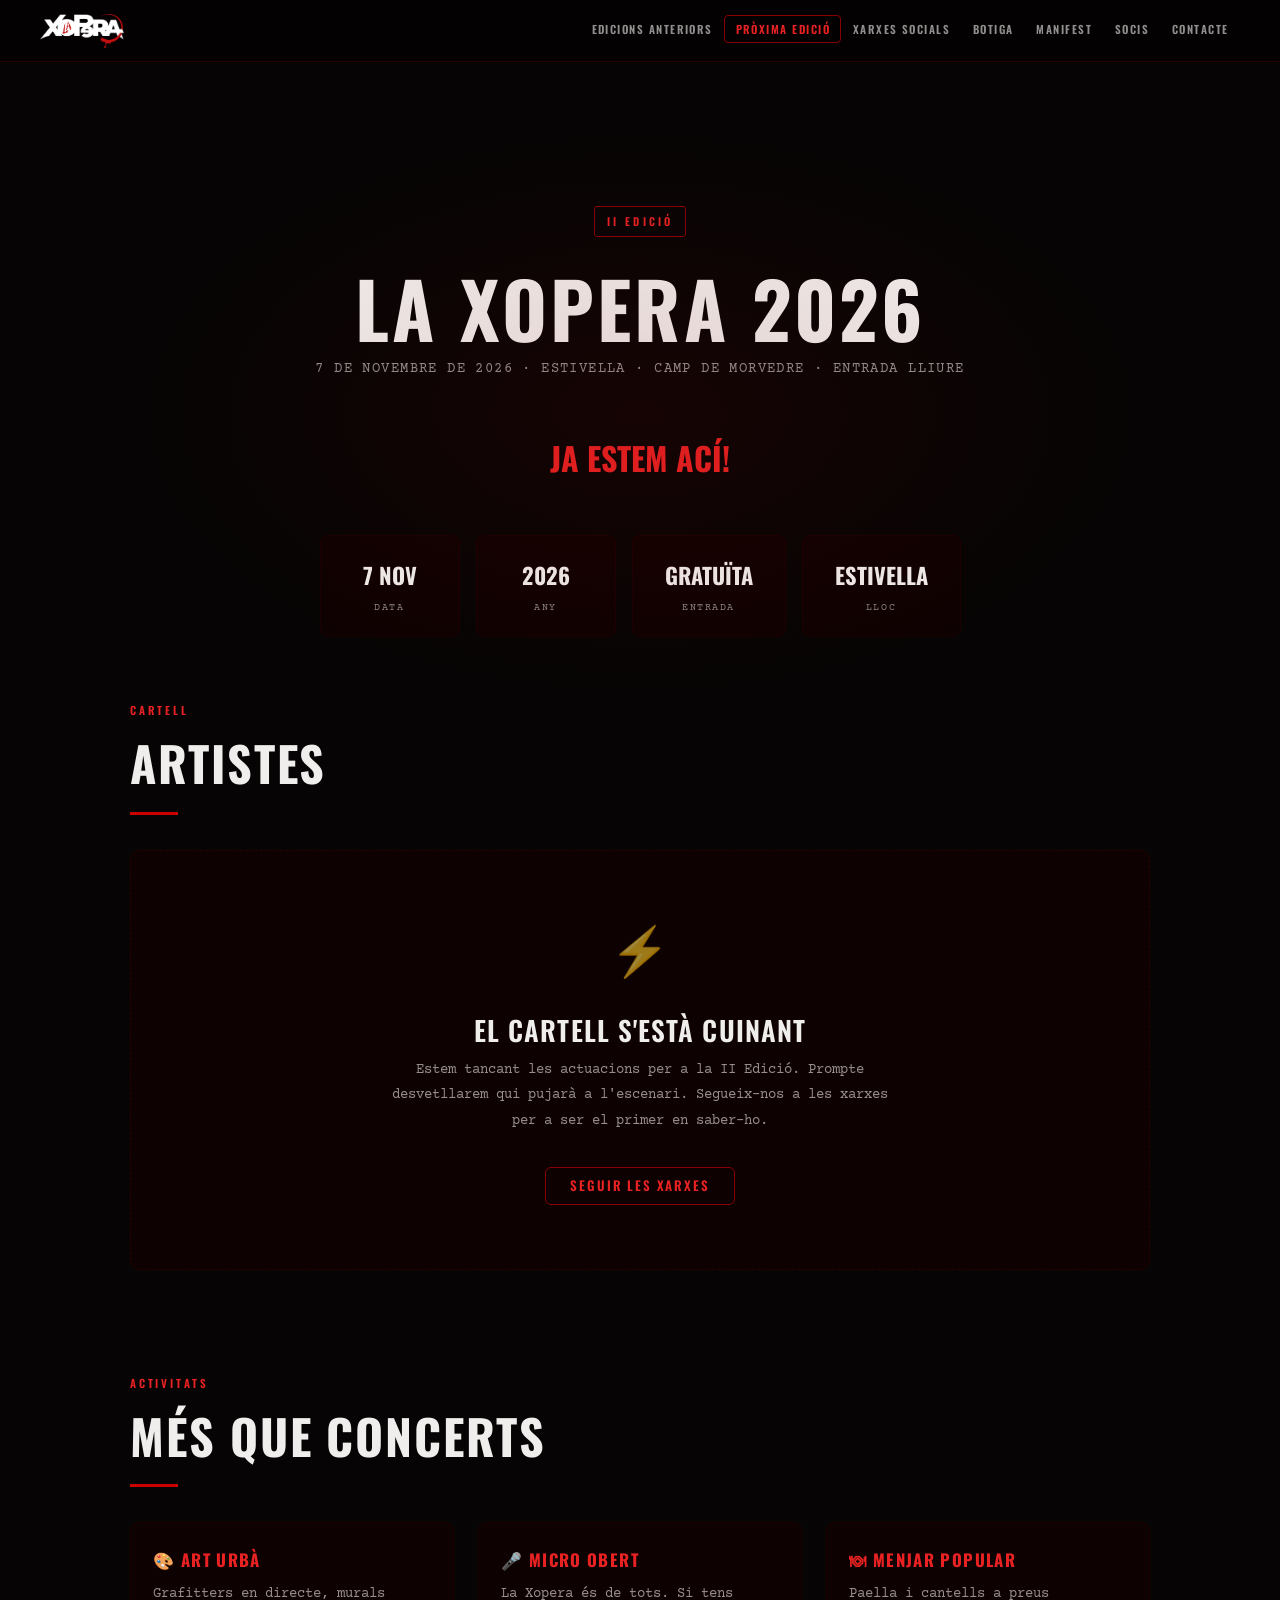
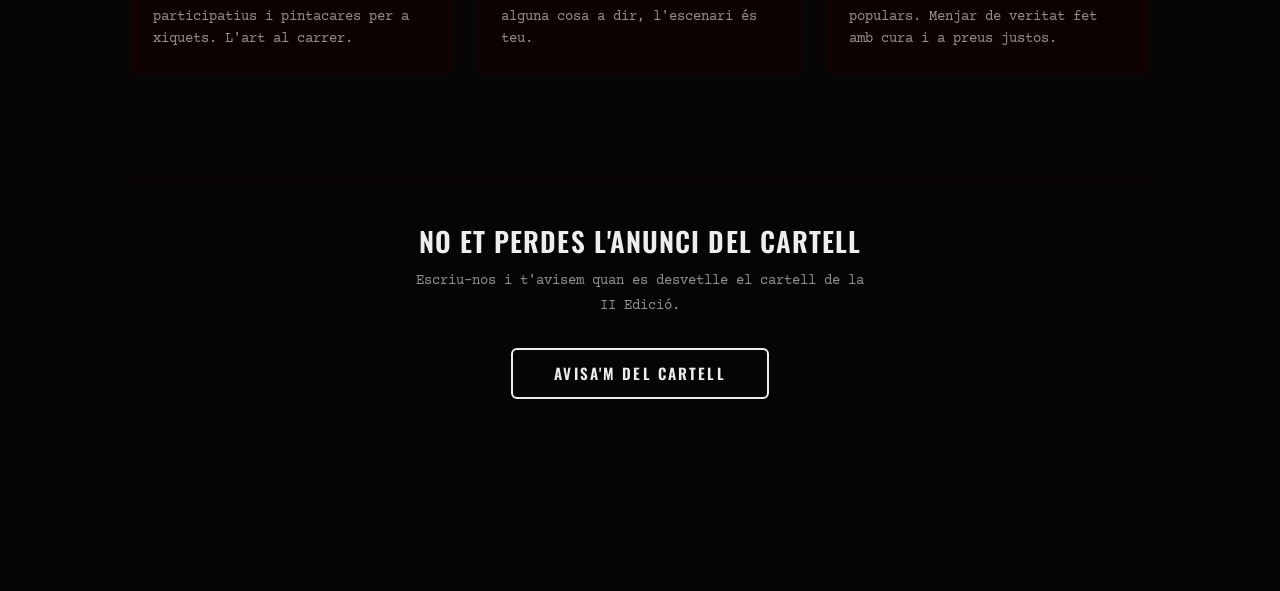
<file: web/proxima-edicio.html>
<!DOCTYPE html>
<html lang="ca">
<head>
  <meta charset="UTF-8">
  <meta name="viewport" content="width=device-width, initial-scale=1.0">
  <title>Pròxima Edició — La Xopera Festival</title>
  <link rel="preconnect" href="https://fonts.googleapis.com">
  <link rel="preconnect" href="https://fonts.gstatic.com" crossorigin>
  <link href="https://fonts.googleapis.com/css2?family=Oswald:wght@300;400;600;700&family=Courier+Prime:ital,wght@0,400;0,700;1,400&display=swap" rel="stylesheet">
  <link rel="stylesheet" href="css/main.css">
  <style>
    /* ── Hero countdown ── */
    .next-hero {
      text-align: center;
      padding: 5rem 1rem 4rem;
      position: relative;
    }
    .next-hero::before {
      content: '';
      position: absolute;
      inset: 0;
      background: radial-gradient(ellipse at center, rgba(140,0,0,0.12) 0%, transparent 70%);
      pointer-events: none;
    }
    .next-hero .edition-badge {
      display: inline-block;
      font-family: 'Oswald', sans-serif;
      font-size: 0.68rem;
      font-weight: 600;
      letter-spacing: 0.28em;
      text-transform: uppercase;
      color: var(--red-bright);
      border: 1px solid var(--red-dark);
      border-radius: 3px;
      padding: 0.3rem 0.75rem;
      margin-bottom: 1.8rem;
    }
    .next-hero h1 { margin-bottom: 0.5rem; }
    .next-hero .sub {
      font-family: 'Courier Prime', monospace;
      font-size: 0.88rem;
      color: var(--white-dim);
      letter-spacing: 0.1em;
      text-transform: uppercase;
      margin-bottom: 3rem;
    }

    /* Countdown */
    .countdown {
      display: flex;
      justify-content: center;
      gap: 2rem;
      flex-wrap: wrap;
      margin-bottom: 3rem;
    }
    .cd-unit {
      text-align: center;
      min-width: 80px;
    }
    .cd-num {
      font-family: 'Oswald', sans-serif;
      font-size: clamp(2.5rem, 5vw, 4rem);
      font-weight: 700;
      color: var(--white);
      line-height: 1;
      display: block;
    }
    .cd-label {
      font-family: 'Courier Prime', monospace;
      font-size: 0.65rem;
      text-transform: uppercase;
      letter-spacing: 0.2em;
      color: var(--gray);
      margin-top: 0.35rem;
    }
    .cd-sep {
      font-family: 'Oswald', sans-serif;
      font-size: clamp(2rem, 4vw, 3.2rem);
      color: var(--red-dark);
      align-self: flex-start;
      margin-top: 0.2rem;
      line-height: 1.2;
    }

    /* ── Artista card ── */
    .artist-player {
      background: var(--bg-2);
      border: 1px solid #1c0000;
      border-radius: 10px;
      overflow: hidden;
      transition: border-color 0.22s, transform 0.22s;
    }
    .artist-player:hover {
      border-color: var(--red-dark);
      transform: translateY(-4px);
    }
    .ap-img {
      width: 100%;
      aspect-ratio: 1/1;
      object-fit: cover;
      object-position: center top;
      filter: brightness(0.75) saturate(1.1);
    }
    .ap-img-ph {
      width: 100%;
      aspect-ratio: 1/1;
      background: repeating-linear-gradient(
        135deg,
        #0e0101 0px, #0e0101 12px,
        #130101 12px, #130101 24px
      );
      display: flex;
      align-items: center;
      justify-content: center;
      font-size: 3rem;
      color: var(--red-deep);
    }
    .ap-body { padding: 1.2rem; }
    .ap-name {
      font-family: 'Oswald', sans-serif;
      font-size: 1.1rem;
      font-weight: 700;
      text-transform: uppercase;
      letter-spacing: 0.06em;
      margin-bottom: 0.2rem;
    }
    .ap-genre {
      font-size: 0.7rem;
      font-family: 'Courier Prime', monospace;
      color: var(--red-bright);
      text-transform: uppercase;
      letter-spacing: 0.15em;
      margin-bottom: 1rem;
    }
    .ap-desc {
      font-size: 0.83rem;
      color: var(--white-dim);
      line-height: 1.55;
      margin-bottom: 1.1rem;
    }

    /* Mini player UI */
    .mini-player {
      background: #0a0000;
      border: 1px solid #200000;
      border-radius: 6px;
      padding: 0.7rem 0.9rem;
      display: flex;
      align-items: center;
      gap: 0.75rem;
    }
    .mp-play {
      width: 32px;
      height: 32px;
      border-radius: 50%;
      border: 1.5px solid var(--red-dark);
      background: none;
      display: flex;
      align-items: center;
      justify-content: center;
      cursor: pointer;
      flex-shrink: 0;
      transition: background 0.18s, border-color 0.18s;
      color: var(--white);
      font-size: 0.75rem;
      padding: 0;
      text-decoration: none;
    }
    .mp-play:hover {
      background: var(--red-dark);
      border-color: var(--red);
    }
    .mp-info { flex: 1; min-width: 0; }
    .mp-track {
      font-family: 'Oswald', sans-serif;
      font-size: 0.72rem;
      font-weight: 600;
      letter-spacing: 0.08em;
      text-transform: uppercase;
      white-space: nowrap;
      overflow: hidden;
      text-overflow: ellipsis;
    }
    .mp-source {
      font-size: 0.6rem;
      font-family: 'Courier Prime', monospace;
      color: var(--gray);
      letter-spacing: 0.1em;
      text-transform: uppercase;
    }
    .mp-ext {
      font-size: 0.6rem;
      font-family: 'Courier Prime', monospace;
      color: var(--gray);
      letter-spacing: 0.1em;
      text-transform: uppercase;
      white-space: nowrap;
      text-decoration: none;
      transition: color 0.15s;
    }
    .mp-ext:hover { color: var(--white); }

    /* ── Avís cartell ── */
    .lineup-coming {
      text-align: center;
      padding: 4rem 2rem;
      border: 1px dashed #2a0000;
      border-radius: 10px;
      background: var(--bg-2);
    }
    .lineup-coming .lc-icon {
      font-size: 3rem;
      margin-bottom: 1rem;
      opacity: 0.6;
    }

    /* ── Info pills ── */
    .info-pills {
      display: flex;
      gap: 1rem;
      flex-wrap: wrap;
      justify-content: center;
      margin-top: 2rem;
    }
    .info-pill {
      display: flex;
      flex-direction: column;
      align-items: center;
      gap: 0.25rem;
      padding: 1.2rem 2rem;
      background: var(--bg-2);
      border: 1px solid #1a0000;
      border-radius: 8px;
      min-width: 140px;
    }
    .info-pill .ip-val {
      font-family: 'Oswald', sans-serif;
      font-size: 1.4rem;
      font-weight: 700;
      text-transform: uppercase;
      color: var(--white);
    }
    .info-pill .ip-key {
      font-size: 0.65rem;
      font-family: 'Courier Prime', monospace;
      text-transform: uppercase;
      letter-spacing: 0.15em;
      color: var(--gray);
    }

    @media (max-width: 680px) {
      .countdown { gap: 1rem; }
    }
  </style>
</head>
<body>
  <div class="page-wrap">

    <!-- ── HERO ── -->
    <div class="next-hero reveal">
      <span class="edition-badge">II Edició</span>
      <h1>La Xopera 2026</h1>
      <p class="sub">7 de Novembre de 2026 · Estivella · Camp de Morvedre · Entrada Lliure</p>
      <div class="countdown" id="countdown">
        <div class="cd-unit"><span class="cd-num" id="cd-d">--</span><span class="cd-label">Dies</span></div>
        <div class="cd-sep">:</div>
        <div class="cd-unit"><span class="cd-num" id="cd-h">--</span><span class="cd-label">Hores</span></div>
        <div class="cd-sep">:</div>
        <div class="cd-unit"><span class="cd-num" id="cd-m">--</span><span class="cd-label">Minuts</span></div>
        <div class="cd-sep">:</div>
        <div class="cd-unit"><span class="cd-num" id="cd-s">--</span><span class="cd-label">Segons</span></div>
      </div>
      <div class="info-pills">
        <div class="info-pill"><span class="ip-val">7 NOV</span><span class="ip-key">Data</span></div>
        <div class="info-pill"><span class="ip-val">2026</span><span class="ip-key">Any</span></div>
        <div class="info-pill"><span class="ip-val">Gratuïta</span><span class="ip-key">Entrada</span></div>
        <div class="info-pill"><span class="ip-val">Estivella</span><span class="ip-key">Lloc</span></div>
      </div>
    </div>

    <!-- ── CARTELL PENDENT ── -->
    <div class="section">
      <div class="reveal">
        <span style="font-family:'Oswald',sans-serif;font-size:.7rem;font-weight:600;letter-spacing:.25em;text-transform:uppercase;color:var(--red-bright);display:block;margin-bottom:1rem;">Cartell</span>
        <h2>Artistes</h2>
        <div class="divider"></div>
      </div>
      <div class="lineup-coming reveal">
        <div class="lc-icon">⚡</div>
        <h3 style="margin-bottom:0.75rem;">El cartell s'està cuinant</h3>
        <p style="max-width:500px;margin:0 auto;color:var(--white-dim);font-size:.9rem;">Estem tancant les actuacions per a la II Edició. Prompte desvetllarem qui pujarà a l'escenari. Segueix-nos a les xarxes per a ser el primer en saber-ho.</p>
        <div style="margin-top:2rem;">
          <a href="xarxes-socials.html" class="btn btn-red">Seguir les Xarxes</a>
        </div>
      </div>
    </div>

    <!-- SECCIÓ ELIMINADA -->
    <div class="section" style="display:none">
      <div class="grid-3 reveal">

        <div class="artist-player d1">
          <img src="assets/artista-lopez.jpg" alt="López in the Air" class="ap-img">
          <div class="ap-body">
            <div class="ap-name">López in the Air</div>
            <div class="ap-genre">Indie</div>
            <p class="ap-desc">Veus íntimes sobre paisatges lluminosos. Un so que embolica i no deixa anar.</p>
            <div class="mini-player">
              <a href="https://open.spotify.com/search/L%C3%B3pez%20in%20the%20Air" target="_blank" class="mp-play" title="Busca a Spotify">▶</a>
              <div class="mp-info">
                <div class="mp-track">Busca a Spotify</div>
                <div class="mp-source">López in the Air</div>
              </div>
              <a href="https://open.spotify.com/search/L%C3%B3pez%20in%20the%20Air" target="_blank" class="mp-ext">Obrir ↗</a>
            </div>
          </div>
        </div>

        <div class="artist-player d2">
          <img src="assets/artista-3.jpg" alt="Sergi Nagant" class="ap-img">
          <div class="ap-body">
            <div class="ap-name">Sergi Nagant</div>
            <div class="ap-genre">Rap</div>
            <p class="ap-desc">Energia crua i guitarres que no demanen permís. Rock de carrer fet amb les mans.</p>
            <div class="mini-player">
              <a href="https://open.spotify.com/search/Sergi%20Nagant" target="_blank" class="mp-play" title="Busca a Spotify">▶</a>
              <div class="mp-info">
                <div class="mp-track">Busca a Spotify</div>
                <div class="mp-source">Sergi Nagant</div>
              </div>
              <a href="https://open.spotify.com/search/Sergi%20Nagant" target="_blank" class="mp-ext">Obrir ↗</a>
            </div>
          </div>
        </div>

        <div class="artist-player d3">
          <img src="assets/artista-4.jpg" alt="Arre AK" class="ap-img">
          <div class="ap-body">
            <div class="ap-name">Arre AK</div>
            <div class="ap-genre">Rock · Ska</div>
            <p class="ap-desc">Pols de punk, ritmes de ska i missatge clar. Música que mou el cos i el cap alhora.</p>
            <div class="mini-player">
              <a href="https://open.spotify.com/search/Arre%20AK" target="_blank" class="mp-play" title="Busca a Spotify">▶</a>
              <div class="mp-info">
                <div class="mp-track">Busca a Spotify</div>
                <div class="mp-source">Arre AK</div>
              </div>
              <a href="https://open.spotify.com/search/Arre%20AK" target="_blank" class="mp-ext">Obrir ↗</a>
            </div>
          </div>
        </div>

        <div class="artist-player d1 reveal">
          <img src="assets/artista-5.jpg" alt="Rekaída" class="ap-img">
          <div class="ap-body">
            <div class="ap-name">Rekaída</div>
            <div class="ap-genre">Punk · Rock</div>
            <p class="ap-desc">Sonen com qui no té res a perdre. Rock alternatiu amb actitud i caràcter.</p>
            <div class="mini-player">
              <a href="https://open.spotify.com/search/Reka%C3%ADda" target="_blank" class="mp-play" title="Busca a Spotify">▶</a>
              <div class="mp-info">
                <div class="mp-track">Busca a Spotify</div>
                <div class="mp-source">Rekaída</div>
              </div>
              <a href="https://open.spotify.com/search/Reka%C3%ADda" target="_blank" class="mp-ext">Obrir ↗</a>
            </div>
          </div>
        </div>

        <div class="artist-player d2 reveal">
          <img src="assets/artista-2.jpg" alt="Summer Ends" class="ap-img">
          <div class="ap-body">
            <div class="ap-name">Summer Ends</div>
            <div class="ap-genre">Rock</div>
            <p class="ap-desc">Quan l'estiu s'acaba comença la música. Punk directe i sense pedals.</p>
            <div class="mini-player">
              <a href="https://open.spotify.com/search/Summer%20Ends" target="_blank" class="mp-play" title="Busca a Spotify">▶</a>
              <div class="mp-info">
                <div class="mp-track">Busca a Spotify</div>
                <div class="mp-source">Summer Ends</div>
              </div>
              <a href="https://open.spotify.com/search/Summer%20Ends" target="_blank" class="mp-ext">Obrir ↗</a>
            </div>
          </div>
        </div>

        <div class="artist-player d3 reveal">
          <img src="assets/artista-6.jpg" alt="The Strangis" class="ap-img">
          <div class="ap-body">
            <div class="ap-name">The Strangis</div>
            <div class="ap-genre">Rock</div>
            <p class="ap-desc">Ritmes que no pots parar. Ska i reggae per tancar la nit ballant.</p>
            <div class="mini-player">
              <a href="https://open.spotify.com/search/The%20Strangis" target="_blank" class="mp-play" title="Busca a Spotify">▶</a>
              <div class="mp-info">
                <div class="mp-track">Busca a Spotify</div>
                <div class="mp-source">The Strangis</div>
              </div>
              <a href="https://open.spotify.com/search/The%20Strangis" target="_blank" class="mp-ext">Obrir ↗</a>
            </div>
          </div>
        </div>

      </div>
    </div>

    <!-- ── ACTIVITATS ── -->
    <div class="section">
      <div class="reveal">
        <span style="font-family:'Oswald',sans-serif;font-size:.7rem;font-weight:600;letter-spacing:.25em;text-transform:uppercase;color:var(--red-bright);display:block;margin-bottom:1rem;">Activitats</span>
        <h2>Més que Concerts</h2>
        <div class="divider"></div>
      </div>
      <div class="grid-3 reveal">
        <div class="card">
          <div class="card-body">
            <div class="card-title" style="color:var(--red-bright);margin-bottom:.5rem;">🎨 Art Urbà</div>
            <p class="card-text">Grafitters en directe, murals participatius i pintacares per a xiquets. L'art al carrer.</p>
          </div>
        </div>
        <div class="card">
          <div class="card-body">
            <div class="card-title" style="color:var(--red-bright);margin-bottom:.5rem;">🎤 Micro Obert</div>
            <p class="card-text">La Xopera és de tots. Si tens alguna cosa a dir, l'escenari és teu.</p>
          </div>
        </div>
        <div class="card">
          <div class="card-body">
            <div class="card-title" style="color:var(--red-bright);margin-bottom:.5rem;">🍽 Menjar Popular</div>
            <p class="card-text">Paella i cantells a preus populars. Menjar de veritat fet amb cura i a preus justos.</p>
          </div>
        </div>
      </div>
    </div>

    <!-- ── NOTIFICA'M ── -->
    <div class="reveal" style="text-align:center;padding:3rem 1rem;border-top:1px solid #1a0000;">
      <h3 style="margin-bottom:0.75rem;">No et perdes l'anunci del cartell</h3>
      <p style="color:var(--white-dim);font-size:.88rem;max-width:450px;margin:0 auto 1.8rem;">Escriu-nos i t'avisem quan es desvetlle el cartell de la II Edició.</p>
      <a href="contacte.html" class="btn btn-lg">Avisa'm del Cartell</a>
    </div>

  </div><!-- /page-wrap -->

  <script src="js/nav.js"></script>
  <script>
    /* Countdown fins al festival (data estimada: 18 oct 2026) */
    const target = new Date('2026-11-07T10:00:00');
    function tick() {
      const now  = new Date();
      const diff = target - now;
      if (diff <= 0) {
        document.getElementById('countdown').innerHTML = '<div style="font-family:Oswald,sans-serif;font-size:2rem;font-weight:700;color:var(--red-bright);">JA ESTEM ACÍ!</div>';
        return;
      }
      const d = Math.floor(diff / 86400000);
      const h = Math.floor((diff % 86400000) / 3600000);
      const m = Math.floor((diff % 3600000) / 60000);
      const s = Math.floor((diff % 60000) / 1000);
      document.getElementById('cd-d').textContent = String(d).padStart(2,'0');
      document.getElementById('cd-h').textContent = String(h).padStart(2,'0');
      document.getElementById('cd-m').textContent = String(m).padStart(2,'0');
      document.getElementById('cd-s').textContent = String(s).padStart(2,'0');
    }
    tick();
    setInterval(tick, 1000);
  </script>
</body>
</html>
</file>
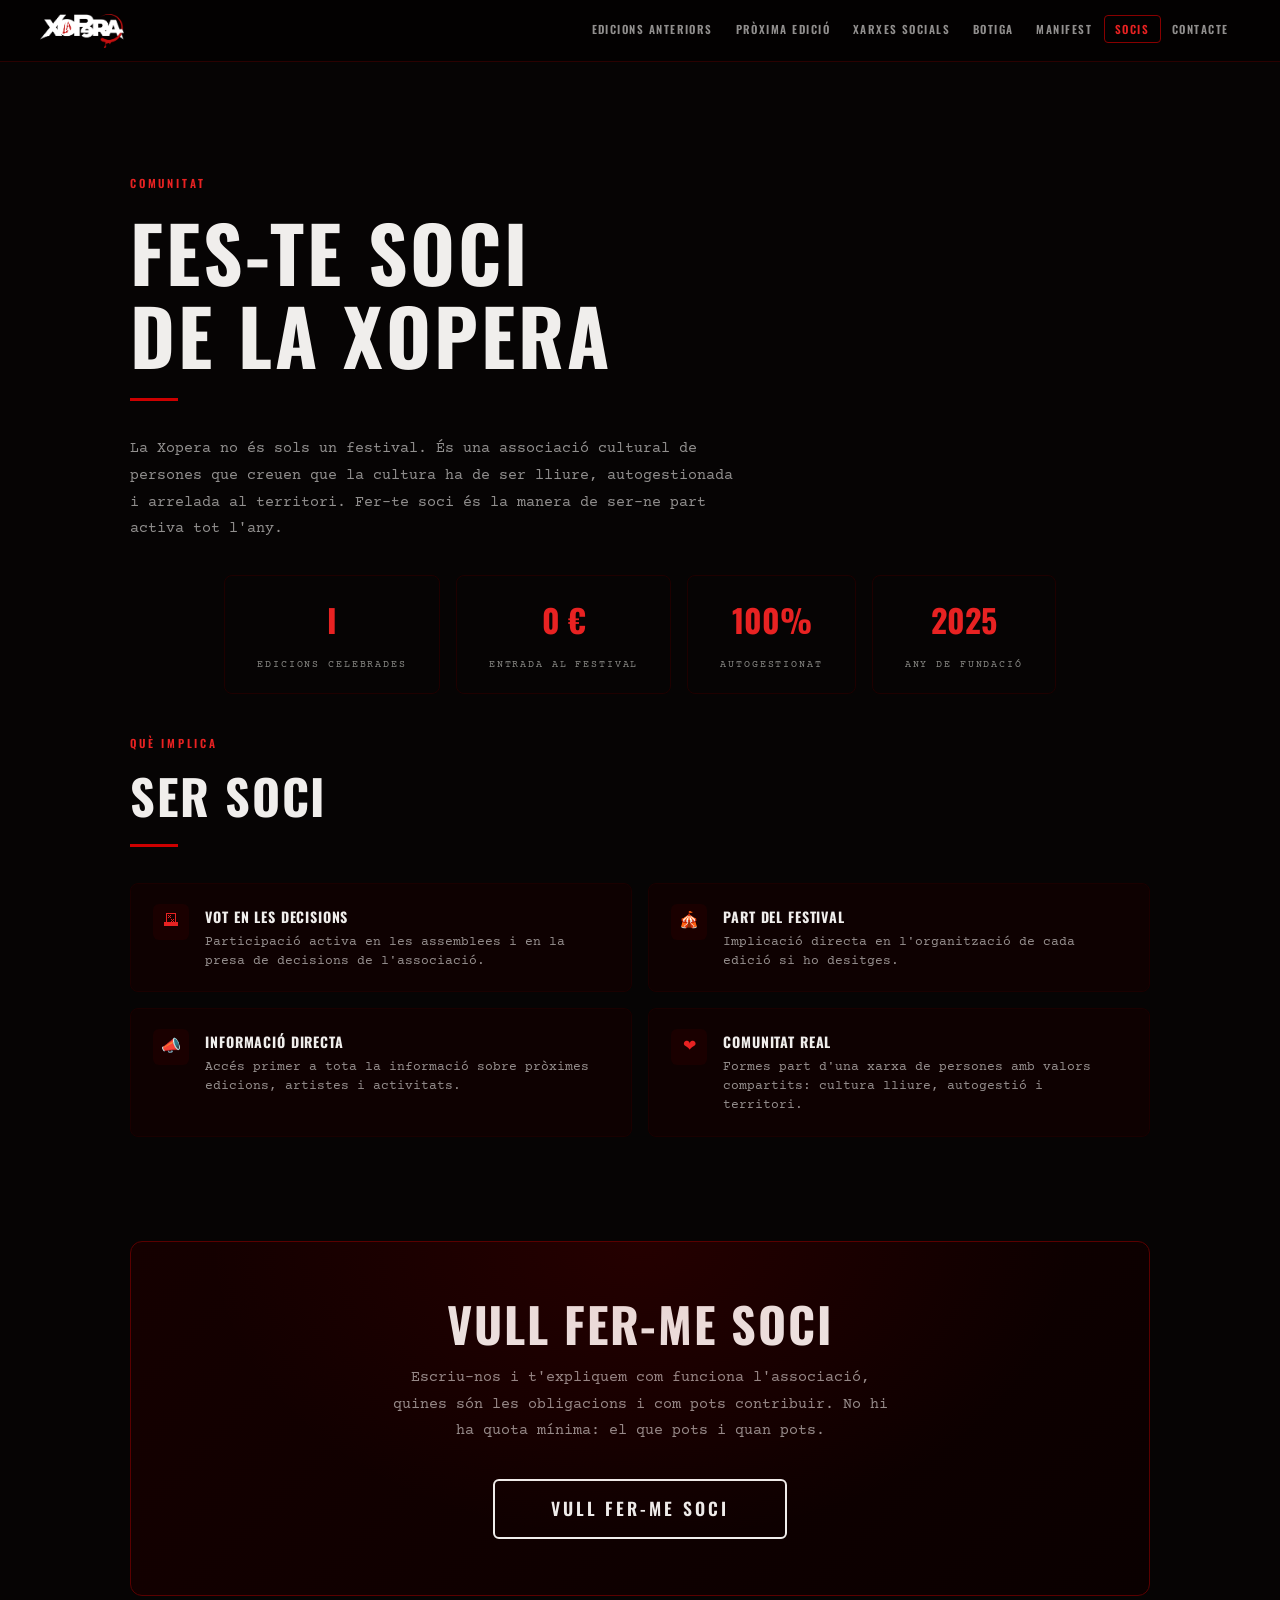
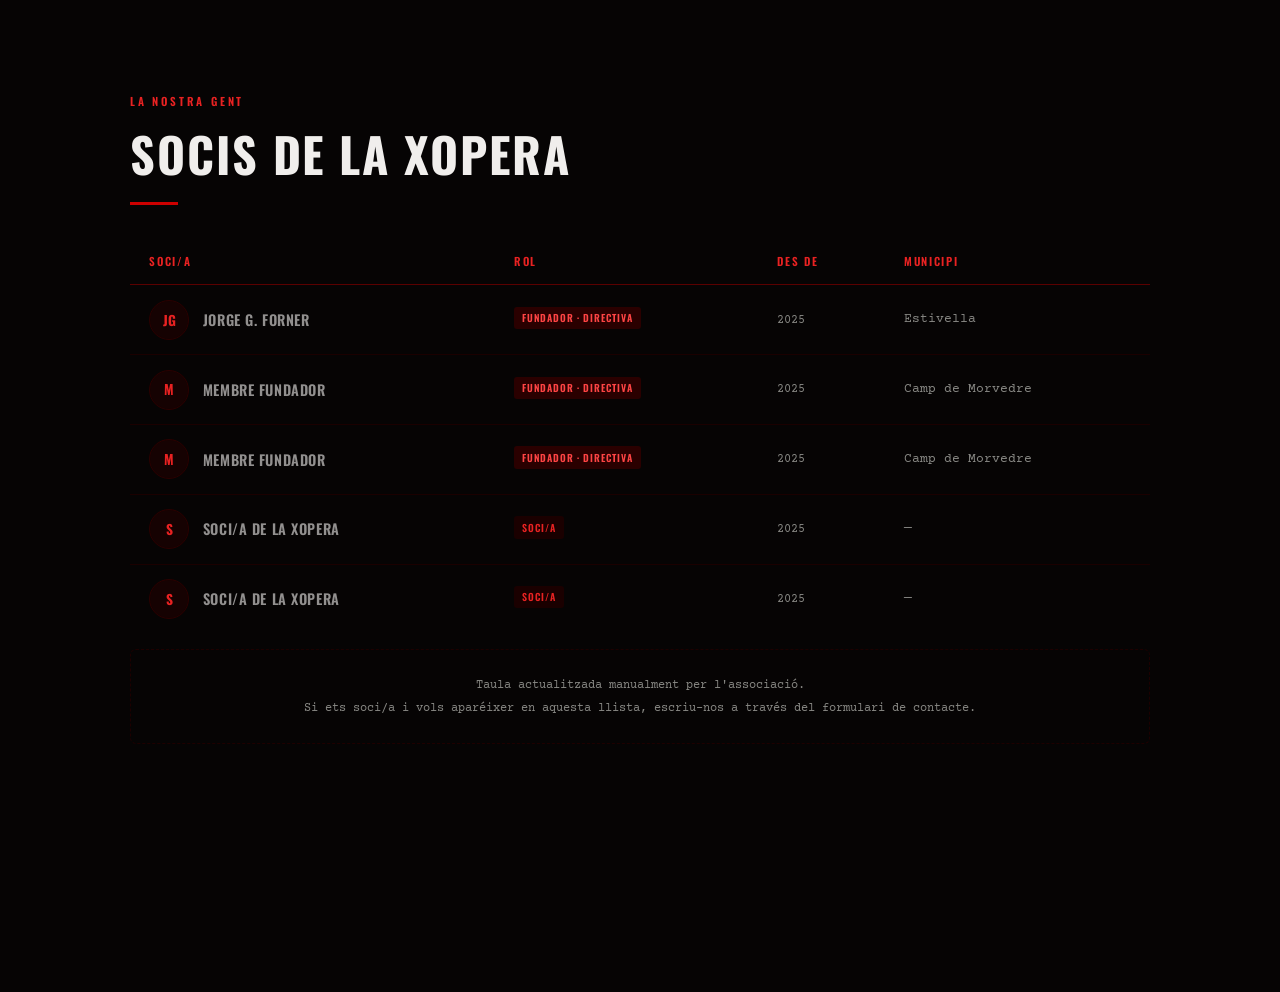
<file: web/socis.html>
<!DOCTYPE html>
<html lang="ca">
<head>
  <meta charset="UTF-8">
  <meta name="viewport" content="width=device-width, initial-scale=1.0">
  <title>Socis — La Xopera Festival</title>
  <link rel="preconnect" href="https://fonts.googleapis.com">
  <link rel="preconnect" href="https://fonts.gstatic.com" crossorigin>
  <link href="https://fonts.googleapis.com/css2?family=Oswald:wght@300;400;600;700&family=Courier+Prime:ital,wght@0,400;0,700;1,400&display=swap" rel="stylesheet">
  <link rel="stylesheet" href="css/main.css">
  <style>
    /* ── Hero crida ── */
    .socis-hero {
      max-width: 740px;
      padding: 3rem 0 2rem;
    }

    /* ── Beneficis ── */
    .benefit-list {
      display: grid;
      grid-template-columns: repeat(2, 1fr);
      gap: 1rem;
      margin-bottom: 3.5rem;
    }

    .benefit-item {
      display: flex;
      gap: 1rem;
      align-items: flex-start;
      padding: 1.25rem 1.4rem;
      background: var(--bg-2);
      border: 1px solid #1a0000;
      border-radius: 8px;
      transition: border-color 0.2s;
    }
    .benefit-item:hover { border-color: var(--red-dark); }

    .bi-icon {
      width: 36px;
      height: 36px;
      border-radius: 6px;
      background: #1a0000;
      display: flex;
      align-items: center;
      justify-content: center;
      flex-shrink: 0;
      color: var(--red-bright);
      font-size: 1rem;
    }

    .bi-text {}
    .bi-title {
      font-family: 'Oswald', sans-serif;
      font-size: 0.88rem;
      font-weight: 700;
      text-transform: uppercase;
      letter-spacing: 0.06em;
      margin-bottom: 0.25rem;
    }
    .bi-desc {
      font-size: 0.8rem;
      color: var(--white-dim);
      line-height: 1.5;
    }

    /* ── CTA box ── */
    .cta-box {
      background: linear-gradient(135deg, #150000, #0a0000);
      border: 1px solid var(--red-deep);
      border-radius: 12px;
      padding: 3.5rem;
      text-align: center;
      position: relative;
      overflow: hidden;
      margin-bottom: 6rem;
    }

    .cta-box::before {
      content: '';
      position: absolute;
      inset: 0;
      background: radial-gradient(ellipse at center top, rgba(180,0,0,0.12) 0%, transparent 60%);
      pointer-events: none;
    }

    .cta-box h2 { margin-bottom: 1rem; }
    .cta-box p {
      color: var(--white-dim);
      max-width: 500px;
      margin: 0 auto 2.2rem;
      font-size: .92rem;
    }

    /* ── Xifres ── */
    .stats-row {
      display: flex;
      gap: 1rem;
      justify-content: center;
      flex-wrap: wrap;
      margin-bottom: 2.5rem;
    }
    .stat-item {
      text-align: center;
      padding: 1rem 2rem;
      border: 1px solid #1e0000;
      border-radius: 8px;
    }
    .stat-num {
      font-family: 'Oswald', sans-serif;
      font-size: 2rem;
      font-weight: 700;
      color: var(--red-bright);
      display: block;
    }
    .stat-label {
      font-family: 'Courier Prime', monospace;
      font-size: 0.65rem;
      text-transform: uppercase;
      letter-spacing: 0.18em;
      color: var(--gray);
    }

    /* ── Taula de socis ── */
    .socis-section h2 { margin-bottom: 0.5rem; }

    .member-avatar {
      width: 40px;
      height: 40px;
      border-radius: 50%;
      background: var(--bg-3);
      border: 1px solid #2a0000;
      display: flex;
      align-items: center;
      justify-content: center;
      font-family: 'Oswald', sans-serif;
      font-size: 0.85rem;
      font-weight: 700;
      color: var(--red-bright);
      flex-shrink: 0;
    }

    .member-name-cell {
      display: flex;
      align-items: center;
      gap: 0.85rem;
    }

    .member-name {
      font-family: 'Oswald', sans-serif;
      font-weight: 600;
      letter-spacing: 0.04em;
      text-transform: uppercase;
      font-size: 0.9rem;
    }

    .member-role {
      display: inline-block;
      font-family: 'Oswald', sans-serif;
      font-size: 0.62rem;
      font-weight: 600;
      letter-spacing: 0.1em;
      text-transform: uppercase;
      padding: 0.15rem 0.5rem;
      border-radius: 3px;
      background: #1a0000;
      color: var(--red-bright);
    }

    .member-role.fundador { background: #2a0000; color: #ff4444; }

    .member-since {
      font-family: 'Courier Prime', monospace;
      font-size: 0.78rem;
      color: var(--gray);
    }

    /* ── Nota afegir ── */
    .add-note {
      font-family: 'Courier Prime', monospace;
      font-size: 0.78rem;
      color: var(--gray);
      text-align: center;
      padding: 1.5rem;
      border: 1px dashed #1e0000;
      border-radius: 6px;
      margin-top: 1rem;
    }

    @media (max-width: 680px) {
      .benefit-list { grid-template-columns: 1fr; }
      .cta-box { padding: 2.5rem 1.5rem; }
    }
  </style>
</head>
<body>
  <div class="page-wrap">

    <!-- ── HERO ── -->
    <div class="socis-hero reveal">
      <span style="font-family:'Oswald',sans-serif;font-size:.7rem;font-weight:600;letter-spacing:.25em;text-transform:uppercase;color:var(--red-bright);display:block;margin-bottom:1rem;">Comunitat</span>
      <h1>Fes-te Soci<br>de La Xopera</h1>
      <div class="divider"></div>
      <p style="color:var(--white-dim);font-size:.95rem;max-width:620px;line-height:1.75;">La Xopera no és sols un festival. És una associació cultural de persones que creuen que la cultura ha de ser lliure, autogestionada i arrelada al territori. Fer-te soci és la manera de ser-ne part activa tot l'any.</p>
    </div>

    <!-- ── STATS ── -->
    <div class="stats-row reveal">
      <div class="stat-item">
        <span class="stat-num">I</span>
        <span class="stat-label">Edicions celebrades</span>
      </div>
      <div class="stat-item">
        <span class="stat-num">0 €</span>
        <span class="stat-label">Entrada al festival</span>
      </div>
      <div class="stat-item">
        <span class="stat-num">100%</span>
        <span class="stat-label">Autogestionat</span>
      </div>
      <div class="stat-item">
        <span class="stat-num">2025</span>
        <span class="stat-label">Any de fundació</span>
      </div>
    </div>

    <!-- ── BENEFICIS ── -->
    <div class="section">
      <div class="reveal">
        <span style="font-family:'Oswald',sans-serif;font-size:.7rem;font-weight:600;letter-spacing:.25em;text-transform:uppercase;color:var(--red-bright);display:block;margin-bottom:1rem;">Què implica</span>
        <h2>Ser Soci</h2>
        <div class="divider"></div>
      </div>
      <div class="benefit-list">
        <div class="benefit-item reveal d1">
          <div class="bi-icon">🗳</div>
          <div class="bi-text">
            <div class="bi-title">Vot en les decisions</div>
            <div class="bi-desc">Participació activa en les assemblees i en la presa de decisions de l'associació.</div>
          </div>
        </div>
        <div class="benefit-item reveal d2">
          <div class="bi-icon">🎪</div>
          <div class="bi-text">
            <div class="bi-title">Part del festival</div>
            <div class="bi-desc">Implicació directa en l'organització de cada edició si ho desitges.</div>
          </div>
        </div>
        <div class="benefit-item reveal d3">
          <div class="bi-icon">📣</div>
          <div class="bi-text">
            <div class="bi-title">Informació directa</div>
            <div class="bi-desc">Accés primer a tota la informació sobre pròximes edicions, artistes i activitats.</div>
          </div>
        </div>
        <div class="benefit-item reveal d4">
          <div class="bi-icon">❤</div>
          <div class="bi-text">
            <div class="bi-title">Comunitat real</div>
            <div class="bi-desc">Formes part d'una xarxa de persones amb valors compartits: cultura lliure, autogestió i territori.</div>
          </div>
        </div>
      </div>
    </div>

    <!-- ── CTA ── -->
    <div class="cta-box reveal">
      <h2>Vull Fer-me Soci</h2>
      <p>Escriu-nos i t'expliquem com funciona l'associació, quines són les obligacions i com pots contribuir. No hi ha quota mínima: el que pots i quan pots.</p>
      <a href="contacte.html?motiu=soci" class="btn btn-xl" id="btn-soci">Vull Fer-me Soci</a>
    </div>

    <!-- ── SOCIS ── -->
    <div class="socis-section section">
      <div class="reveal">
        <span style="font-family:'Oswald',sans-serif;font-size:.7rem;font-weight:600;letter-spacing:.25em;text-transform:uppercase;color:var(--red-bright);display:block;margin-bottom:1rem;">La nostra gent</span>
        <h2>Socis de La Xopera</h2>
        <div class="divider"></div>
      </div>

      <div class="table-wrap reveal">
        <table>
          <thead>
            <tr>
              <th>Soci/a</th>
              <th>Rol</th>
              <th>Des de</th>
              <th>Municipi</th>
            </tr>
          </thead>
          <tbody>
            <tr>
              <td>
                <div class="member-name-cell">
                  <div class="member-avatar">JG</div>
                  <div class="member-name">Jorge G. Forner</div>
                </div>
              </td>
              <td><span class="member-role fundador">Fundador · Directiva</span></td>
              <td class="member-since">2025</td>
              <td style="color:var(--gray);font-size:.82rem;">Estivella</td>
            </tr>
            <tr>
              <td>
                <div class="member-name-cell">
                  <div class="member-avatar">M</div>
                  <div class="member-name">Membre Fundador</div>
                </div>
              </td>
              <td><span class="member-role fundador">Fundador · Directiva</span></td>
              <td class="member-since">2025</td>
              <td style="color:var(--gray);font-size:.82rem;">Camp de Morvedre</td>
            </tr>
            <tr>
              <td>
                <div class="member-name-cell">
                  <div class="member-avatar">M</div>
                  <div class="member-name">Membre Fundador</div>
                </div>
              </td>
              <td><span class="member-role fundador">Fundador · Directiva</span></td>
              <td class="member-since">2025</td>
              <td style="color:var(--gray);font-size:.82rem;">Camp de Morvedre</td>
            </tr>
            <tr>
              <td>
                <div class="member-name-cell">
                  <div class="member-avatar">S</div>
                  <div class="member-name">Soci/a de La Xopera</div>
                </div>
              </td>
              <td><span class="member-role">Soci/a</span></td>
              <td class="member-since">2025</td>
              <td style="color:var(--gray);font-size:.82rem;">—</td>
            </tr>
            <tr>
              <td>
                <div class="member-name-cell">
                  <div class="member-avatar">S</div>
                  <div class="member-name">Soci/a de La Xopera</div>
                </div>
              </td>
              <td><span class="member-role">Soci/a</span></td>
              <td class="member-since">2025</td>
              <td style="color:var(--gray);font-size:.82rem;">—</td>
            </tr>
          </tbody>
        </table>
        <div class="add-note">
          Taula actualitzada manualment per l'associació.<br>
          Si ets soci/a i vols aparéixer en aquesta llista, escriu-nos a través del formulari de contacte.
        </div>
      </div>
    </div>

  </div><!-- /page-wrap -->

  <script src="js/nav.js"></script>
</body>
</html>
</file>
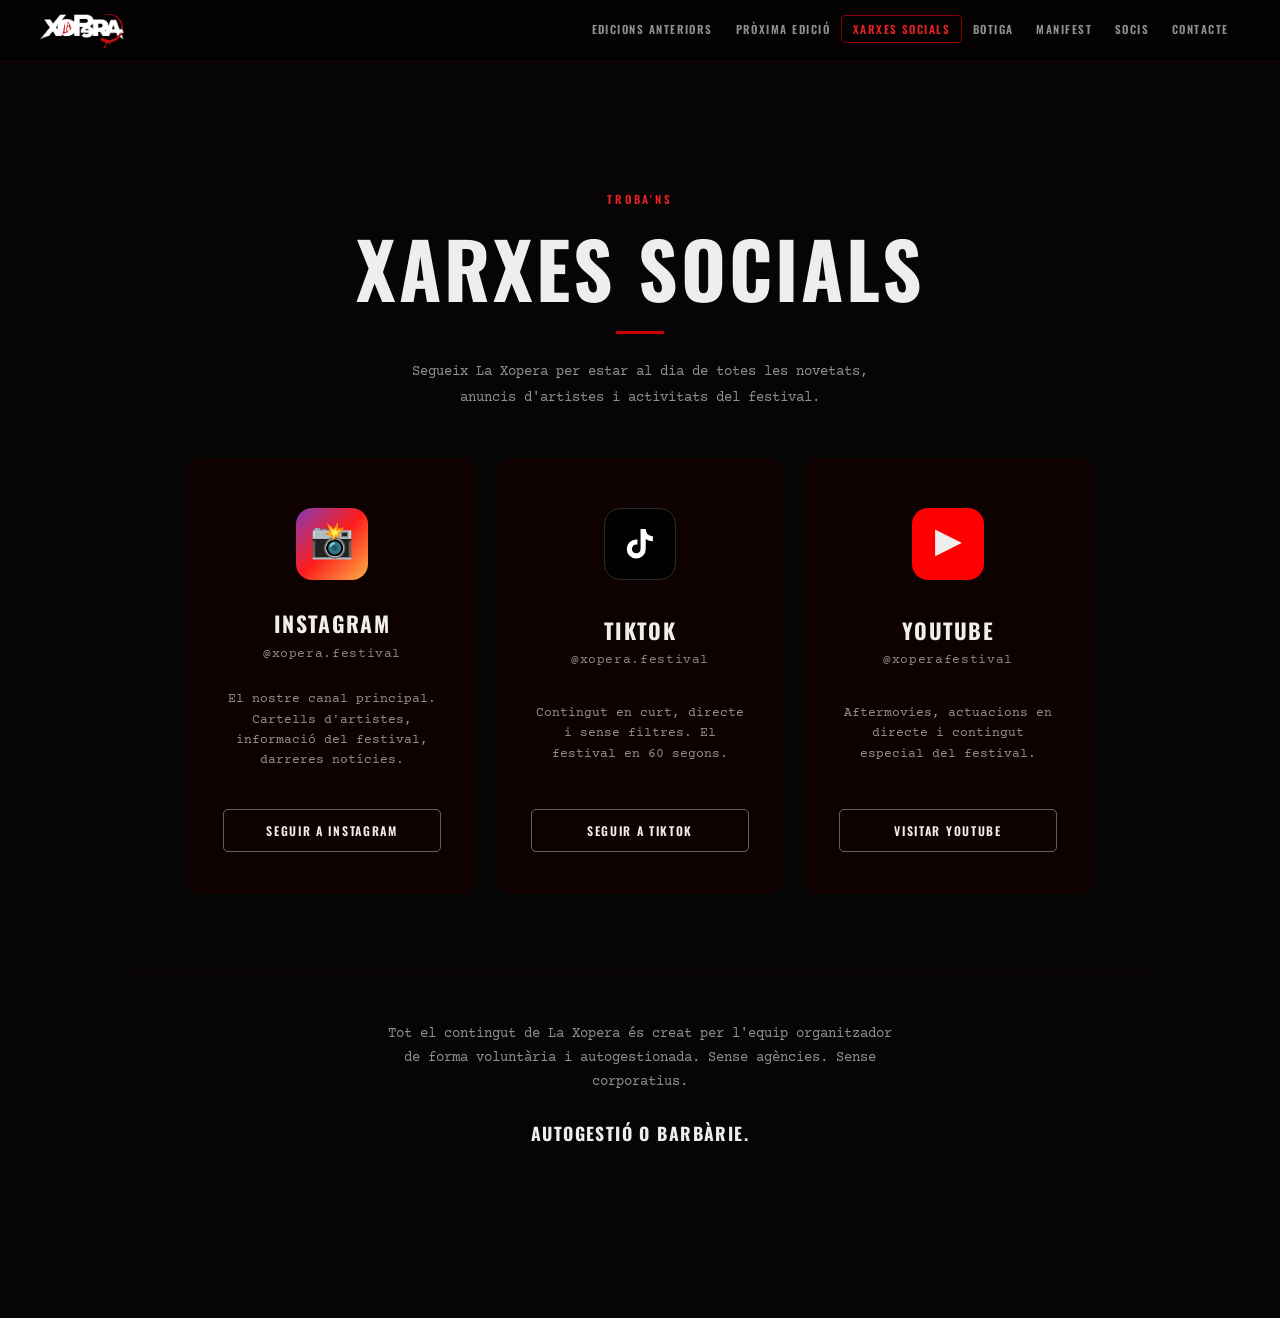
<file: web/xarxes-socials.html>
<!DOCTYPE html>
<html lang="ca">
<head>
  <meta charset="UTF-8">
  <meta name="viewport" content="width=device-width, initial-scale=1.0">
  <title>Xarxes Socials — La Xopera Festival</title>
  <link rel="preconnect" href="https://fonts.googleapis.com">
  <link rel="preconnect" href="https://fonts.gstatic.com" crossorigin>
  <link href="https://fonts.googleapis.com/css2?family=Oswald:wght@300;400;600;700&family=Courier+Prime:ital,wght@0,400;0,700;1,400&display=swap" rel="stylesheet">
  <link rel="stylesheet" href="css/main.css">
  <style>
    .social-hero {
      text-align: center;
      padding: 4rem 0 3rem;
    }

    .social-grid {
      display: grid;
      grid-template-columns: repeat(3, 1fr);
      gap: 1.5rem;
      max-width: 900px;
      margin: 0 auto;
    }

    .social-card {
      position: relative;
      display: flex;
      flex-direction: column;
      align-items: center;
      justify-content: space-between;
      padding: 3rem 2rem 2.5rem;
      border-radius: 10px;
      border: 1px solid #200000;
      background: var(--bg-2);
      text-decoration: none;
      color: var(--white);
      transition: transform 0.28s ease, border-color 0.28s ease, background 0.28s ease;
      overflow: hidden;
      gap: 1.5rem;
      text-align: center;
      cursor: pointer;
    }

    .social-card::before {
      content: '';
      position: absolute;
      inset: 0;
      opacity: 0;
      transition: opacity 0.28s ease;
    }

    .social-card:hover {
      transform: translateY(-6px);
      border-color: var(--red-dark);
    }

    .social-card:hover::before { opacity: 1; }

    /* Instagram */
    .social-card.instagram::before {
      background: radial-gradient(ellipse at bottom right, rgba(131,58,180,0.12), rgba(253,29,29,0.08), transparent 70%);
    }
    .social-card.instagram:hover { border-color: #8B3AB4; }

    /* TikTok */
    .social-card.tiktok::before {
      background: radial-gradient(ellipse at bottom, rgba(0,242,234,0.08), transparent 70%);
    }
    .social-card.tiktok:hover { border-color: #00F2EA; }

    /* YouTube */
    .social-card.youtube::before {
      background: radial-gradient(ellipse at bottom left, rgba(255,0,0,0.12), transparent 70%);
    }
    .social-card.youtube:hover { border-color: #FF0000; }

    .sc-icon {
      width: 72px;
      height: 72px;
      border-radius: 16px;
      display: flex;
      align-items: center;
      justify-content: center;
      font-size: 2.2rem;
      position: relative;
    }

    .instagram .sc-icon { background: linear-gradient(135deg, #833AB4, #FD1D1D, #FCB045); }
    .tiktok   .sc-icon { background: #010101; border: 1px solid #2a2a2a; }
    .youtube  .sc-icon { background: #FF0000; }

    .sc-name {
      font-family: 'Oswald', sans-serif;
      font-size: 1.35rem;
      font-weight: 700;
      text-transform: uppercase;
      letter-spacing: 0.06em;
    }

    .sc-handle {
      font-family: 'Courier Prime', monospace;
      font-size: 0.8rem;
      color: var(--gray);
      letter-spacing: 0.05em;
    }

    .sc-desc {
      font-family: 'Courier Prime', monospace;
      font-size: 0.82rem;
      color: var(--white-dim);
      line-height: 1.55;
    }

    .sc-btn {
      font-family: 'Oswald', sans-serif;
      font-size: 0.75rem;
      font-weight: 600;
      letter-spacing: 0.14em;
      text-transform: uppercase;
      padding: 0.6rem 1.4rem;
      border-radius: 5px;
      border: 1.5px solid rgba(240,238,236,0.4);
      color: var(--white);
      background: transparent;
      transition: background 0.2s, color 0.2s, border-color 0.2s;
      width: 100%;
    }

    .social-card:hover .sc-btn {
      background: var(--white);
      color: #060404;
      border-color: var(--white);
    }

    /* Tiktok icon SVG */
    .tiktok-svg {
      width: 36px;
      height: 36px;
      fill: white;
    }

    /* Footer text */
    .social-footer {
      text-align: center;
      margin-top: 5rem;
      padding-top: 3rem;
      border-top: 1px solid #1a0000;
    }
    .social-footer p {
      font-family: 'Courier Prime', monospace;
      font-size: 0.85rem;
      color: var(--white-dim);
      max-width: 520px;
      margin: 0 auto 1.5rem;
    }

    @media (max-width: 760px) {
      .social-grid { grid-template-columns: 1fr; max-width: 420px; }
    }
  </style>
</head>
<body>
  <div class="page-wrap">

    <div class="social-hero reveal">
      <span style="font-family:'Oswald',sans-serif;font-size:.7rem;font-weight:600;letter-spacing:.25em;text-transform:uppercase;color:var(--red-bright);display:block;margin-bottom:1rem;">Troba'ns</span>
      <h1>Xarxes Socials</h1>
      <div class="divider" style="margin:1.4rem auto 1.6rem;"></div>
      <p style="color:var(--white-dim);max-width:480px;margin:0 auto;font-size:.9rem;font-family:'Courier Prime',monospace;">Segueix La Xopera per estar al dia de totes les novetats, anuncis d'artistes i activitats del festival.</p>
    </div>

    <div class="social-grid">

      <!-- Instagram -->
      <a href="https://www.instagram.com/xopera.festival/" target="_blank" class="social-card instagram reveal d1">
        <div class="sc-icon">📸</div>
        <div>
          <div class="sc-name">Instagram</div>
          <div class="sc-handle">@xopera.festival</div>
        </div>
        <p class="sc-desc">El nostre canal principal. Cartells d'artistes, informació del festival, darreres notícies.</p>
        <div class="sc-btn">Seguir a Instagram</div>
      </a>

      <!-- TikTok -->
      <a href="https://www.tiktok.com/@xopera.festival" target="_blank" class="social-card tiktok reveal d2">
        <div class="sc-icon">
          <svg class="tiktok-svg" viewBox="0 0 24 24" xmlns="http://www.w3.org/2000/svg">
            <path d="M19.59 6.69a4.83 4.83 0 01-3.77-4.25V2h-3.45v13.67a2.89 2.89 0 01-2.88 2.5 2.89 2.89 0 01-2.89-2.89 2.89 2.89 0 012.89-2.89c.28 0 .54.04.79.1V9.01a6.33 6.33 0 00-.79-.05 6.34 6.34 0 00-6.34 6.34 6.34 6.34 0 006.34 6.34 6.34 6.34 0 006.33-6.34V8.69a8.19 8.19 0 004.78 1.52V6.75a4.85 4.85 0 01-1.01-.06z"/>
          </svg>
        </div>
        <div>
          <div class="sc-name">TikTok</div>
          <div class="sc-handle">@xopera.festival</div>
        </div>
        <p class="sc-desc">Contingut en curt, directe i sense filtres. El festival en 60 segons.</p>
        <div class="sc-btn">Seguir a TikTok</div>
      </a>

      <!-- YouTube -->
      <a href="https://www.youtube.com/@xoperafestival" target="_blank" class="social-card youtube reveal d3">
        <div class="sc-icon">▶</div>
        <div>
          <div class="sc-name">YouTube</div>
          <div class="sc-handle">@xoperafestival</div>
        </div>
        <p class="sc-desc">Aftermovies, actuacions en directe i contingut especial del festival.</p>
        <div class="sc-btn">Visitar YouTube</div>
      </a>

    </div>

    <!-- Footer -->
    <div class="social-footer reveal">
      <p>Tot el contingut de La Xopera és creat per l'equip organitzador de forma voluntària i autogestionada. Sense agències. Sense corporatius.</p>
      <p style="font-family:'Oswald',sans-serif;font-size:1.1rem;font-weight:700;text-transform:uppercase;letter-spacing:.08em;color:var(--white);margin-top:1rem;">Autogestió o Barbàrie.</p>
    </div>

  </div><!-- /page-wrap -->

  <script src="js/nav.js"></script>
</body>
</html>
</file>
<file: web/css/main.css>
/* =====================================================
   LA XOPERA FESTIVAL — Sistema Visual Compartit
   Paleta: Negre #060404 · Roig #cc0000 · Blanc #f0eeec
   Tipografia: Oswald (títols) + Courier Prime (cos)
   ===================================================== */

@import url('https://fonts.googleapis.com/css2?family=Oswald:wght@300;400;500;600;700&family=Courier+Prime:ital,wght@0,400;0,700;1,400&display=swap');

:root {
  --bg:          #060404;
  --bg-2:        #0e0101;
  --bg-3:        #160202;
  --red-deep:    #5a0000;
  --red-dark:    #880000;
  --red:         #cc0000;
  --red-bright:  #e82222;
  --red-glow:    rgba(200,0,0,0.18);
  --white:       #f0eeec;
  --white-dim:   rgba(240,238,236,0.6);
  --gray:        #888884;
  --gray-dark:   #2e2a2a;
  --nav-h:       62px;
  --max-w:       1100px;
  --pad:         2.5rem;
}

*, *::before, *::after { box-sizing: border-box; margin: 0; padding: 0; }
html { scroll-behavior: smooth; }

body {
  background: var(--bg);
  color: var(--white);
  font-family: 'Courier Prime', 'Courier New', monospace;
  font-size: 16px;
  line-height: 1.78;
  opacity: 0;
  transition: opacity 0.42s ease;
  overflow-x: hidden;
}
body.loaded { opacity: 1; }

/* ─── TIPOGRAFIA ─────────────────────────────────── */
h1, h2, h3, h4 {
  font-family: 'Oswald', sans-serif;
  text-transform: uppercase;
  letter-spacing: 0.04em;
  line-height: 1.08;
  font-weight: 700;
}
h1 { font-size: clamp(2.6rem, 6vw, 4.8rem); }
h2 { font-size: clamp(1.7rem, 3.8vw, 3rem); }
h3 { font-size: clamp(1.1rem, 2.2vw, 1.7rem); font-weight: 600; }
h4 { font-size: 1rem; font-weight: 600; letter-spacing: 0.12em; }

p { margin-bottom: 1.1em; }
p:last-child { margin-bottom: 0; }

a { color: inherit; }

.text-red    { color: var(--red-bright); }
.text-dim    { color: var(--white-dim); }
.text-gray   { color: var(--gray); }
.uppercase   { text-transform: uppercase; }
.mono        { font-family: 'Courier Prime', monospace; }

/* ─── NAVEGACIÓ ──────────────────────────────────── */
.main-nav {
  position: fixed;
  top: 0; left: 0; right: 0;
  height: var(--nav-h);
  background: rgba(4,2,2,0.94);
  backdrop-filter: blur(12px);
  -webkit-backdrop-filter: blur(12px);
  border-bottom: 1px solid rgba(180,0,0,0.22);
  display: flex;
  align-items: center;
  justify-content: space-between;
  padding: 0 var(--pad);
  z-index: 1000;
  gap: 1.5rem;
}

.nav-logo img {
  height: 34px;
  width: auto;
  display: block;
  flex-shrink: 0;
}

.nav-links {
  display: flex;
  list-style: none;
  gap: 0;
  flex-wrap: wrap;
  justify-content: flex-end;
}

.nav-links a {
  font-family: 'Oswald', sans-serif;
  font-size: 0.7rem;
  font-weight: 600;
  letter-spacing: 0.13em;
  text-transform: uppercase;
  color: var(--white-dim);
  text-decoration: none;
  padding: 0.32rem 0.65rem;
  border: 1px solid transparent;
  border-radius: 4px;
  transition: color 0.18s, border-color 0.18s;
  white-space: nowrap;
}

.nav-links a:hover {
  color: var(--white);
  border-color: rgba(180,0,0,0.5);
}

.nav-links a.active {
  color: var(--red-bright);
  border-color: var(--red-dark);
}

/* ─── BOTONS ─────────────────────────────────────── */
.btn {
  display: inline-block;
  font-family: 'Oswald', sans-serif;
  font-size: 0.82rem;
  font-weight: 600;
  text-transform: uppercase;
  letter-spacing: 0.14em;
  text-decoration: none;
  padding: 0.72rem 1.55rem;
  border: 1.5px solid var(--white);
  border-radius: 6px;
  color: var(--white);
  background: transparent;
  cursor: pointer;
  transition: background 0.2s ease, color 0.2s ease, border-color 0.2s ease;
  line-height: 1;
}

.btn:hover {
  background: var(--white);
  color: var(--bg);
  border-color: var(--white);
}

.btn-red {
  border-color: var(--red-dark);
  color: var(--red-bright);
}

.btn-red:hover {
  background: var(--red);
  color: var(--white);
  border-color: var(--red);
}

.btn-lg {
  padding: 1rem 2.6rem;
  font-size: 0.95rem;
  border-width: 2px;
}

.btn-xl {
  padding: 1.2rem 3.5rem;
  font-size: 1.1rem;
  border-width: 2px;
  letter-spacing: 0.18em;
}

/* ─── LAYOUT ─────────────────────────────────────── */
.page-wrap {
  padding-top: calc(var(--nav-h) + 4rem);
  max-width: var(--max-w);
  margin: 0 auto;
  padding-left: var(--pad);
  padding-right: var(--pad);
  padding-bottom: 9rem;
}

.section { margin-bottom: 6.5rem; }

.page-hero {
  margin-bottom: 5rem;
  border-bottom: 1px solid var(--bg-3);
  padding-bottom: 3rem;
}

.page-hero .label {
  font-family: 'Oswald', sans-serif;
  font-size: 0.72rem;
  font-weight: 600;
  letter-spacing: 0.25em;
  text-transform: uppercase;
  color: var(--red-bright);
  display: block;
  margin-bottom: 1rem;
}

/* ─── SEPARADOR ──────────────────────────────────── */
.divider {
  width: 48px;
  height: 3px;
  background: var(--red);
  margin: 1.4rem 0 2.2rem;
}

.divider-full {
  width: 100%;
  height: 1px;
  background: linear-gradient(90deg, var(--red-dark), transparent);
  margin: 4rem 0;
}

/* ─── SCROLL REVEAL ──────────────────────────────── */
.reveal {
  opacity: 0;
  transform: translateY(32px);
  transition: opacity 0.68s ease, transform 0.68s ease;
}
.reveal.visible { opacity: 1; transform: none; }
.reveal.from-left  { transform: translateX(-32px); }
.reveal.from-right { transform: translateX(32px); }
.reveal.from-left.visible, .reveal.from-right.visible { transform: none; }
.d1 { transition-delay: 0.08s; }
.d2 { transition-delay: 0.18s; }
.d3 { transition-delay: 0.28s; }
.d4 { transition-delay: 0.38s; }

/* ─── GRID ───────────────────────────────────────── */
.grid-2 { display: grid; grid-template-columns: repeat(2, 1fr); gap: 1.5rem; }
.grid-3 { display: grid; grid-template-columns: repeat(3, 1fr); gap: 1.5rem; }
.grid-4 { display: grid; grid-template-columns: repeat(4, 1fr); gap: 1.5rem; }

/* ─── CARD ───────────────────────────────────────── */
.card {
  background: var(--bg-2);
  border: 1px solid #180000;
  border-radius: 8px;
  overflow: hidden;
  transition: border-color 0.2s, transform 0.2s;
}

.card:hover {
  border-color: var(--red-dark);
  transform: translateY(-3px);
}

.card-body { padding: 1.4rem; }
.card-title {
  font-family: 'Oswald', sans-serif;
  font-size: 1.05rem;
  font-weight: 700;
  text-transform: uppercase;
  letter-spacing: 0.08em;
  margin-bottom: 0.5rem;
}
.card-text { font-size: 0.88rem; color: var(--white-dim); line-height: 1.6; }

/* ─── PLACEHOLDER D'IMATGE ───────────────────────── */
.img-ph {
  background: repeating-linear-gradient(
    45deg,
    #0c0101, #0c0101 10px,
    #110101 10px, #110101 20px
  );
  display: flex;
  flex-direction: column;
  align-items: center;
  justify-content: center;
  text-align: center;
  padding: 1.5rem;
  gap: 0.5rem;
  color: var(--gray);
  font-family: 'Courier Prime', monospace;
  font-size: 0.7rem;
  letter-spacing: 0.08em;
  text-transform: uppercase;
}

.img-ph::before {
  content: '[ ]';
  font-size: 1.8rem;
  color: var(--red-deep);
}

/* ─── FORMULARI ──────────────────────────────────── */
.form-group {
  margin-bottom: 1.5rem;
}

.form-label {
  display: block;
  font-family: 'Oswald', sans-serif;
  font-size: 0.72rem;
  font-weight: 600;
  letter-spacing: 0.15em;
  text-transform: uppercase;
  color: var(--white-dim);
  margin-bottom: 0.55rem;
}

.form-input,
.form-select,
.form-textarea {
  width: 100%;
  background: var(--bg-2);
  border: 1px solid #2a0000;
  border-radius: 5px;
  color: var(--white);
  font-family: 'Courier Prime', monospace;
  font-size: 0.95rem;
  padding: 0.75rem 1rem;
  outline: none;
  transition: border-color 0.2s;
  appearance: none;
  -webkit-appearance: none;
}

.form-input:focus,
.form-select:focus,
.form-textarea:focus {
  border-color: var(--red-dark);
}

.form-textarea {
  resize: vertical;
  min-height: 130px;
  line-height: 1.7;
}

.form-select { cursor: pointer; }

.form-select option { background: #160202; }

/* ─── TAULA ──────────────────────────────────────── */
.table-wrap { overflow-x: auto; }
table {
  width: 100%;
  border-collapse: collapse;
  font-size: 0.9rem;
}
thead th {
  font-family: 'Oswald', sans-serif;
  font-size: 0.7rem;
  font-weight: 600;
  letter-spacing: 0.15em;
  text-transform: uppercase;
  color: var(--red-bright);
  padding: 0.75rem 1.2rem;
  text-align: left;
  border-bottom: 1px solid var(--red-deep);
}
tbody td {
  padding: 0.9rem 1.2rem;
  border-bottom: 1px solid #1a0000;
  color: var(--white-dim);
  vertical-align: middle;
}
tbody tr:last-child td { border-bottom: none; }
tbody tr:hover td { background: rgba(180,0,0,0.05); color: var(--white); }

/* ─── RESPONSIVE ─────────────────────────────────── */
@media (max-width: 960px) {
  :root { --pad: 1.5rem; }
  .grid-4 { grid-template-columns: repeat(2, 1fr); }
  .grid-3 { grid-template-columns: repeat(2, 1fr); }
  .main-nav .nav-links { display: none; }
  .main-nav { justify-content: space-between; }
}

@media (max-width: 600px) {
  :root { --pad: 1.25rem; }
  .grid-2, .grid-3, .grid-4 { grid-template-columns: 1fr; }
  h1 { font-size: 2.4rem; }
  h2 { font-size: 1.7rem; }
}
</file>
